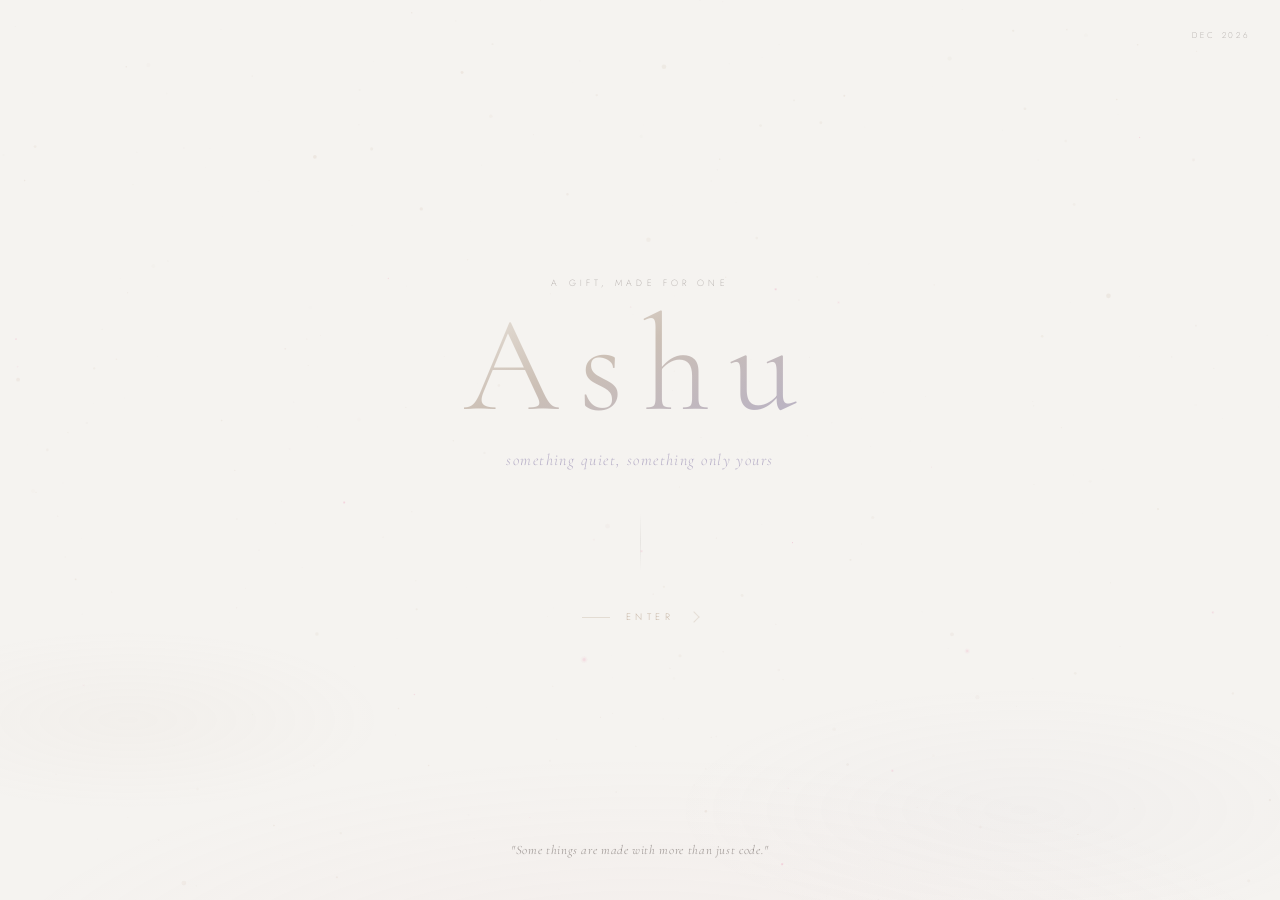
<file: index.html>
<!DOCTYPE html>
<html lang="en">
<head>
  <meta charset="UTF-8" />
  <meta name="viewport" content="width=device-width, initial-scale=1.0, viewport-fit=cover" />
  <title>For Ashu</title>
  <link rel="manifest" href="manifest.json" />
  <meta name="theme-color" content="#f5f3f0" />
  <meta name="apple-mobile-web-app-capable" content="yes" />
  <meta name="apple-mobile-web-app-status-bar-style" content="black-translucent" />
  <link rel="stylesheet" href="css/style.css" />
  <link rel="stylesheet" href="css/animations.css" />
  <style>
    /* ── Index-specific layout ── */
    html, body {
      overflow: hidden;
      height: 100%;
    }

    /* ── Stage ── */
    .stage {
      position: fixed; inset: 0;
      z-index: 10;
      display: flex;
      flex-direction: column;
      align-items: center;
      justify-content: center;
      padding: 0 2rem;
    }

    /* ── Eyebrow ── */
    .eyebrow {
      font-size: 0.56rem;
      font-weight: 200;
      letter-spacing: 0.46em;
      text-transform: uppercase;
      color: var(--text-dim);
      opacity: 0;
      animation: rise 1.6s var(--ease-out) 0.3s forwards;
    }

    /* ── Name ── */
    .name {
      font-family: var(--font-serif);
      font-weight: 300;
      font-size: clamp(5rem, 22vw, 8.5rem);
      letter-spacing: 0.14em;
      line-height: 1;
      margin-top: 0.55rem;
      background: linear-gradient(158deg, #eae4dc 0%, #ccc0b6 42%, #b6b0c6 100%);
      -webkit-background-clip: text;
      -webkit-text-fill-color: transparent;
      background-clip: text;
      opacity: 0;
      animation: rise 2.2s var(--ease-out) 0.6s forwards;
      user-select: none;
    }

    /* ── Tagline ── */
    .tagline {
      font-family: var(--font-serif);
      font-style: italic;
      font-weight: 300;
      font-size: clamp(0.82rem, 3.2vw, 1rem);
      color: var(--accent-lavender);
      letter-spacing: 0.09em;
      margin-top: 1rem;
      opacity: 0;
      animation: rise 2s var(--ease-out) 1s forwards;
    }

    /* ── Vertical rule ── */
    .v-rule {
      width: 1px;
      height: 56px;
      background: linear-gradient(to bottom, transparent, var(--line), transparent);
      margin: 2.8rem 0 2.5rem;
      opacity: 0;
      animation: rise 1.8s ease 1.4s forwards;
    }

    /* ── Enter button ── */
    .enter-btn {
      opacity: 0;
      animation: rise 1.8s var(--ease-out) 1.8s forwards;
    }

    /* ── Bottom verse ── */
    .verse {
      position: fixed;
      bottom: max(2.4rem, env(safe-area-inset-bottom, 2.4rem));
      left: 0; right: 0;
      text-align: center;
      font-family: var(--font-serif);
      font-style: italic;
      font-size: 0.8rem;
      color: var(--text-dim);
      letter-spacing: 0.05em;
      line-height: 1.7;
      opacity: 0;
      animation: rise 2s ease 2.5s forwards;
      z-index: 10;
      padding: 0 2rem;
    }

    /* ── Top corner date ── */
    .corner-date {
      position: fixed;
      top: max(1.8rem, env(safe-area-inset-top, 1.8rem));
      right: 1.8rem;
      font-size: 0.52rem;
      font-weight: 200;
      letter-spacing: 0.35em;
      text-transform: uppercase;
      color: var(--text-dim);
      opacity: 0;
      animation: fadein 2s ease 3s forwards;
      z-index: 10;
    }

    /* ── Horizontal hairlines flanking name ── */
    .name-row {
      display: flex;
      align-items: center;
      gap: 1.4rem;
      opacity: 0;
      animation: rise 2.2s var(--ease-out) 0.6s forwards;
    }

    .hair {
      flex: 1;
      max-width: 40px;
      height: 1px;
      background: linear-gradient(to right, transparent, var(--line));
    }
    .hair.right {
      background: linear-gradient(to left, transparent, var(--line));
    }
  </style>
</head>
<body>

  <!-- Star canvas -->
  <canvas id="sky-canvas"></canvas>

  <!-- Ambient light -->
  <div class="ambient-base"></div>

  <!-- Corner date -->
  <span class="corner-date" id="cornerDate"></span>

  <!-- Main stage -->
  <div class="stage">
    <span class="eyebrow">a gift, made for one</span>

    <div class="name-row">
      <span class="hair"></span>
      <h1 class="name" style="animation:none;opacity:1;">Ashu</h1>
      <span class="hair right"></span>
    </div>

    <span class="tagline">something quiet, something only yours</span>

    <div class="v-rule"></div>

    <button class="enter-btn" id="enterBtn" aria-label="Enter">
      <span class="btn-line"></span>
      <span class="btn-text">Enter</span>
      <span class="btn-arrow"></span>
    </button>
  </div>

  <!-- Bottom verse -->
  <p class="verse">
    "Some things are made with more than just code."
  </p>

  <!-- Starburst overlay -->
  <div id="starburst"></div>

  <!-- Page veil -->
  <div id="veil"></div>

  <script src="js/stars.js" defer></script>
  <script src="js/app.js" defer></script>
  <script src="js/pwa.js" defer></script>
  <script>
    // Star config for index — warm stars, pink shooting stars, no clouds
    window.SKY_CONFIG = {
      starCount:      'auto',
      starColor:      [228, 218, 208],
      shootingStars:  true,
      shootColor:     [240, 192, 208],
      shootGlow:      true,
      cloudLayer:     false,
      starBrightness: 0.62,
    };

    // Corner date
    document.addEventListener('DOMContentLoaded', () => {
      const d = new Date();
      const months = ['Jan','Feb','Mar','Apr','May','Jun',
                      'Jul','Aug','Sep','Oct','Nov','Dec'];
      document.getElementById('cornerDate').textContent =
        `${months[d.getMonth()]} ${d.getFullYear()}`;
    });

    // Enter button
    document.addEventListener('DOMContentLoaded', () => {
      document.getElementById('enterBtn').addEventListener('click', () => {
        window.navigateTo('password.html', 1100);
      });
    });
  </script>
</body>
</html>
</file>
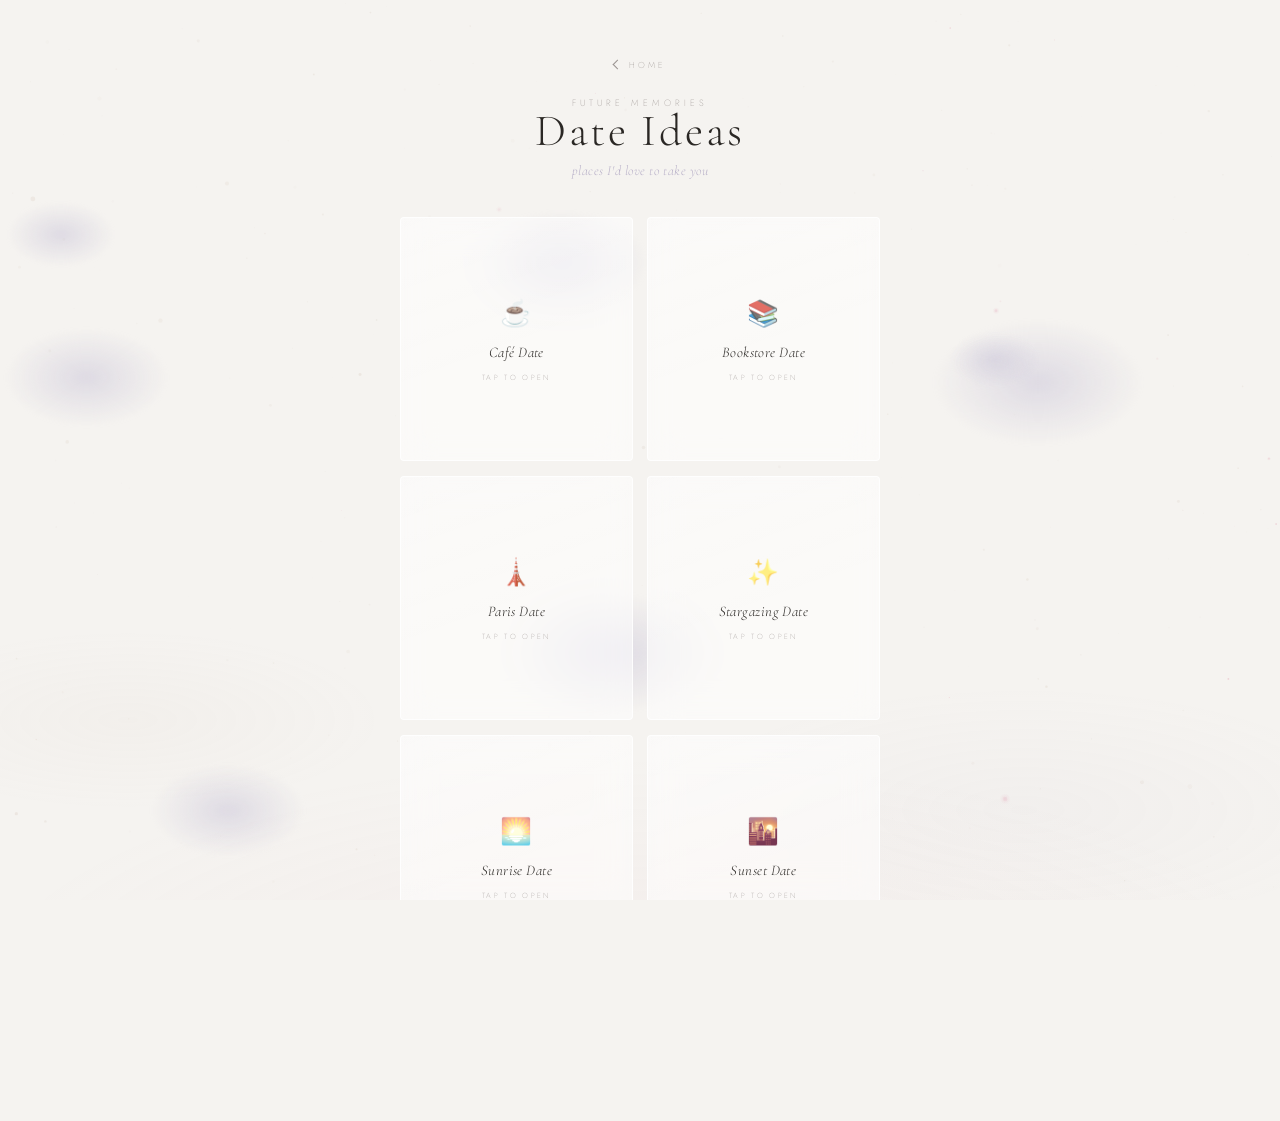
<file: dateideas.html>
<!DOCTYPE html>
<html lang="en">
<head>
<meta charset="UTF-8"/>
<meta name="viewport" content="width=device-width, initial-scale=1.0, viewport-fit=cover"/>
<title>Date Ideas — Ashu</title>
<link rel="manifest" href="manifest.json"/>
<meta name="theme-color" content="#f5f3f0"/>
<link rel="stylesheet" href="css/style.css"/>
<link rel="stylesheet" href="css/animations.css"/>
<style>
  /* ── dateideas-specific layout ── */
  html, body { overflow-x: hidden; }

  /* Floating fog particles */
  .fog-particle {
    position: fixed;
    border-radius: 50%;
    background: radial-gradient(ellipse, rgba(200,195,215,0.5) 0%, rgba(200,195,215,0) 70%);
    pointer-events: none;
    z-index: 1;
    filter: blur(2px);
  }

  /* page */
  .page {
    min-height: 100vh;
    padding: 3.2rem 1.4rem 3.5rem;
    display: flex;
    flex-direction: column;
    align-items: center;
  }

  /* header */
  .header { text-align: center; margin-bottom: 2.4rem; opacity:0; animation: rise 1.6s var(--ease-out) 0.2s forwards; }
  .back-btn {
    display: inline-flex; align-items:center; gap:0.5rem;
    background:none; border:none; cursor:pointer;
    color: var(--text-dim);
    font-size: 0.54rem; font-weight:200; letter-spacing:0.35em; text-transform:uppercase;
    margin-bottom: 1.6rem;
    transition: color 0.3s ease;
  }
  .back-btn:hover { color: var(--text-primary); }
  .back-arrow { width:7px; height:7px; border-left:1px solid currentColor; border-top:1px solid currentColor; transform:rotate(-45deg); }

  .title {
    font-family: var(--font-serif); font-weight:300;
    font-size: clamp(2.1rem, 8vw, 2.8rem);
    letter-spacing:0.06em; color: var(--text-primary); line-height:1;
  }
  .subtitle {
    font-family: var(--font-serif); font-style:italic; font-size:0.86rem;
    color: var(--accent-lavender); margin-top:0.5rem; letter-spacing:0.04em;
  }

  /* card grid */
  .card-grid {
    width: 100%;
    max-width: 480px;
    display: grid;
    grid-template-columns: 1fr 1fr;
    gap: 0.9rem;
  }

  .idea-card {
    position: relative;
    aspect-ratio: 1 / 1.05;
    border-radius: 4px;
    background: var(--bg-glass);
    border: 1px solid var(--glass-border);
    backdrop-filter: blur(16px) saturate(120%);
    -webkit-backdrop-filter: blur(16px) saturate(120%);
    display: flex;
    flex-direction: column;
    align-items: center;
    justify-content: center;
    gap: 0.7rem;
    padding: 1.2rem;
    cursor: pointer;
    overflow: hidden;
    opacity: 0;
    transform: translateY(20px);
    animation: cardRise 0.9s var(--ease-out) forwards;
    transition: transform 0.45s var(--ease-out), background 0.4s ease, border-color 0.4s ease, box-shadow 0.4s ease;
    will-change: transform;
  }
  .idea-card:nth-child(1) { animation-delay: 0.35s; }
  .idea-card:nth-child(2) { animation-delay: 0.45s; }
  .idea-card:nth-child(3) { animation-delay: 0.55s; }
  .idea-card:nth-child(4) { animation-delay: 0.65s; }
  .idea-card:nth-child(5) { animation-delay: 0.75s; }
  .idea-card:nth-child(6) { animation-delay: 0.85s; }

  .idea-card::before {
    content:'';
    position:absolute; inset:0;
    background: linear-gradient(160deg, rgba(255,255,255,0.05) 0%, transparent 55%);
    pointer-events:none;
  }

  .idea-card:hover {
    transform: translateY(-5px);
    background: var(--bg-glass-hover);
    border-color: rgba(201,184,168,0.25);
    box-shadow: 0 14px 36px rgba(0,0,0,0.35), 0 0 24px rgba(184,176,200,0.06);
  }
  .idea-card:active { transform: translateY(-2px) scale(0.98); }

  .card-icon {
    font-size: 1.6rem;
    opacity: 0.85;
    filter: grayscale(0.3) brightness(1.1);
    position: relative; z-index:1;
  }

  .card-label {
    font-family: var(--font-serif);
    font-style: italic;
    font-size: 0.92rem;
    color: var(--text-primary);
    letter-spacing: 0.03em;
    text-align: center;
    position: relative; z-index:1;
  }

  .card-hint {
    font-size: 0.46rem;
    font-weight: 200;
    letter-spacing: 0.32em;
    text-transform: uppercase;
    color: var(--text-dim);
    position: relative; z-index:1;
    transition: color 0.3s ease;
  }
  .idea-card:hover .card-hint { color: var(--accent-warm); }

  /* footer note */
  .footer-note {
    margin-top: 2.6rem;
    font-family: var(--font-serif);
    font-style: italic;
    font-size: 0.8rem;
    color: var(--text-dim);
    text-align: center;
    max-width: 320px;
    line-height: 1.7;
    opacity: 0;
    animation: rise 1.8s ease 1.1s forwards;
  }

  /* modal */
  .dateideas-modal-overlay {
    position: fixed; inset:0; z-index: 800;
    display: flex; align-items:flex-end; justify-content:center;
    background: rgba(6,6,10,0.72);
    backdrop-filter: blur(10px);
    -webkit-backdrop-filter: blur(10px);
    opacity: 0;
    pointer-events: none;
    transition: opacity 0.4s var(--ease-soft);
  }
  .dateideas-modal-overlay.open { opacity:1; pointer-events:all; }

  .dateideas-modal-box {
    width: 100%;
    max-width: 480px;
    max-height: 88vh;
    background: rgba(16,15,20,0.88);
    border: 1px solid rgba(255,255,255,0.09);
    border-radius: 18px 18px 0 0;
    backdrop-filter: blur(24px) saturate(130%);
    -webkit-backdrop-filter: blur(24px) saturate(130%);
    padding: 1.6rem 1.5rem 2.2rem;
    overflow-y: auto;
    transform: translateY(100%) scale(0.98);
    transition: transform 0.5s var(--ease-out);
    box-shadow: 0 -20px 60px rgba(0,0,0,0.5);
  }
  .dateideas-modal-overlay.open .dateideas-modal-box { transform: translateY(0) scale(1); }

  .modal-handle {
    width: 36px; height: 3px;
    background: rgba(255,255,255,0.18);
    border-radius: 999px;
    margin: 0 auto 1.4rem;
  }

  .modal-header {
    display: flex;
    align-items: flex-start;
    justify-content: space-between;
    margin-bottom: 0.4rem;
  }

  .modal-icon { font-size: 1.5rem; opacity:0.85; filter: grayscale(0.3) brightness(1.1); }

  .modal-close {
    width: 30px; height: 30px;
    border-radius: 50%;
    background: rgba(255,255,255,0.05);
    border: 1px solid rgba(255,255,255,0.1);
    display: flex; align-items:center; justify-content:center;
    cursor: pointer;
    color: var(--text-dim);
    transition: background 0.3s ease, color 0.3s ease, transform 0.2s ease;
    flex-shrink: 0;
  }
  .modal-close:hover { background: rgba(255,255,255,0.1); color: var(--text-primary); }
  .modal-close:active { transform: scale(0.9); }

  .modal-title {
    font-family: var(--font-serif);
    font-weight: 300;
    font-size: 1.7rem;
    color: var(--text-primary);
    letter-spacing: 0.04em;
    margin-top: 0.6rem;
  }

  .modal-note {
    font-family: var(--font-serif);
    font-style: italic;
    font-size: 0.92rem;
    color: var(--accent-lavender);
    line-height: 1.75;
    letter-spacing: 0.02em;
    margin-top: 0.8rem;
    margin-bottom: 1.6rem;
    white-space: pre-line;
  }

  /* image grid */
  .img-grid {
    display: grid;
    grid-template-columns: 1fr 1fr;
    gap: 0.55rem;
    margin-bottom: 1.8rem;
  }
  .img-cell {
    aspect-ratio: 1 / 1;
    border-radius: 6px;
    overflow: hidden;
    background: rgba(255,255,255,0.04);
    border: 1px solid rgba(255,255,255,0.06);
    position: relative;
  }
  .img-cell img {
    width: 100%; height: 100%;
    object-fit: cover;
    display: block;
    opacity: 0;
    transition: opacity 0.5s ease;
  }
  .img-cell img.loaded { opacity: 1; }
  .img-cell .ph {
    position:absolute; inset:0;
    display:flex; align-items:center; justify-content:center;
    font-size: 0.46rem; letter-spacing:0.15em; text-transform:uppercase;
    color: var(--text-dim);
    background: linear-gradient(135deg, rgba(255,255,255,0.03), rgba(255,255,255,0.01));
  }

  /* ask button */
  .ask-btn {
    width: 100%;
    padding: 1rem;
    border-radius: 8px;
    background: linear-gradient(135deg, rgba(201,184,168,0.12) 0%, rgba(184,176,200,0.08) 100%);
    border: 1px solid rgba(201,184,168,0.25);
    color: #ffffff;
    font-family: var(--font-sans);
    font-size: 0.62rem;
    font-weight: 300;
    letter-spacing: 0.18em;
    text-transform: uppercase;
    cursor: pointer;
    transition: background 0.35s ease, border-color 0.35s ease, transform 0.2s ease, box-shadow 0.35s ease;
    position: relative;
    overflow: hidden;
  }
  .ask-btn:hover {
    background: linear-gradient(135deg, rgba(201,184,168,0.2) 0%, rgba(184,176,200,0.14) 100%);
    border-color: rgba(201,184,168,0.4);
    box-shadow: 0 0 24px rgba(201,184,168,0.12);
  }
  .ask-btn:active { transform: scale(0.97); }

  /* confirm toast */
  .confirm-toast {
    text-align: center;
    font-family: var(--font-serif);
    font-style: italic;
    font-size: 0.88rem;
    color: var(--accent-warm);
    margin-top: 0.9rem;
    opacity: 0;
    transform: translateY(6px);
    transition: opacity 0.4s ease, transform 0.4s ease;
    height: 0;
    overflow: hidden;
  }
  .confirm-toast.show {
    opacity: 1;
    transform: translateY(0);
    height: auto;
  }

  @keyframes cardRise {
    from { opacity:0; transform:translateY(20px); }
    to   { opacity:1; transform:translateY(0); }
  }
</style>
</head>
<body>

<canvas id="sky-canvas"></canvas>
<div class="ambient-base"></div>
<div id="fogContainer"></div>

<div class="page">

  <div class="header">
    <button class="back-btn" onclick="window.navigateTo('home.html')">
      <span class="back-arrow"></span><span>Home</span>
    </button>
    <div class="eyebrow">future memories</div>
    <h1 class="title">Date Ideas</h1>
    <p class="subtitle">places I'd love to take you</p>
  </div>

  <div class="card-grid" id="cardGrid"></div>

  <p class="footer-note">"Some of these are just dreams for now. But I'd like to make every one of them real, with you."</p>

</div>

<!-- Modal -->
<div class="dateideas-modal-overlay" id="modalOverlay">
  <div class="dateideas-modal-box">
    <div class="modal-handle"></div>
    <div class="modal-header">
      <div>
        <span class="modal-icon" id="modalIcon"></span>
        <h2 class="modal-title" id="modalTitle"></h2>
      </div>
      <button class="modal-close" id="modalClose" aria-label="Close">
        <svg width="13" height="13" viewBox="0 0 13 13"><path d="M1 1L12 12M12 1L1 12" stroke="currentColor" stroke-width="1.2" stroke-linecap="round"/></svg>
      </button>
    </div>
    <p class="modal-note" id="modalNote"></p>
    <div class="img-grid" id="modalImgGrid"></div>
    <button class="ask-btn" id="askBtn">Would you go on this date with me?</button>
    <p class="confirm-toast" id="confirmToast">I'll remember that ❤</p>
  </div>
</div>

<div id="starburst"></div>
<div id="veil"></div>

<script src="js/stars.js" defer></script>
<script src="js/app.js" defer></script>
<script src="js/pwa.js" defer></script>
<script src="js/dateideas.js" defer></script>
<script>
  window.SKY_CONFIG = {
    starCount:      'auto',
    starColor:      [225, 215, 205],
    shootingStars:  true,
    shootColor:     [232, 180, 192],
    shootGlow:      true,
    cloudLayer:     false,
    starBrightness: 0.55,
  };
</script>
</body>
  </html>
</file>
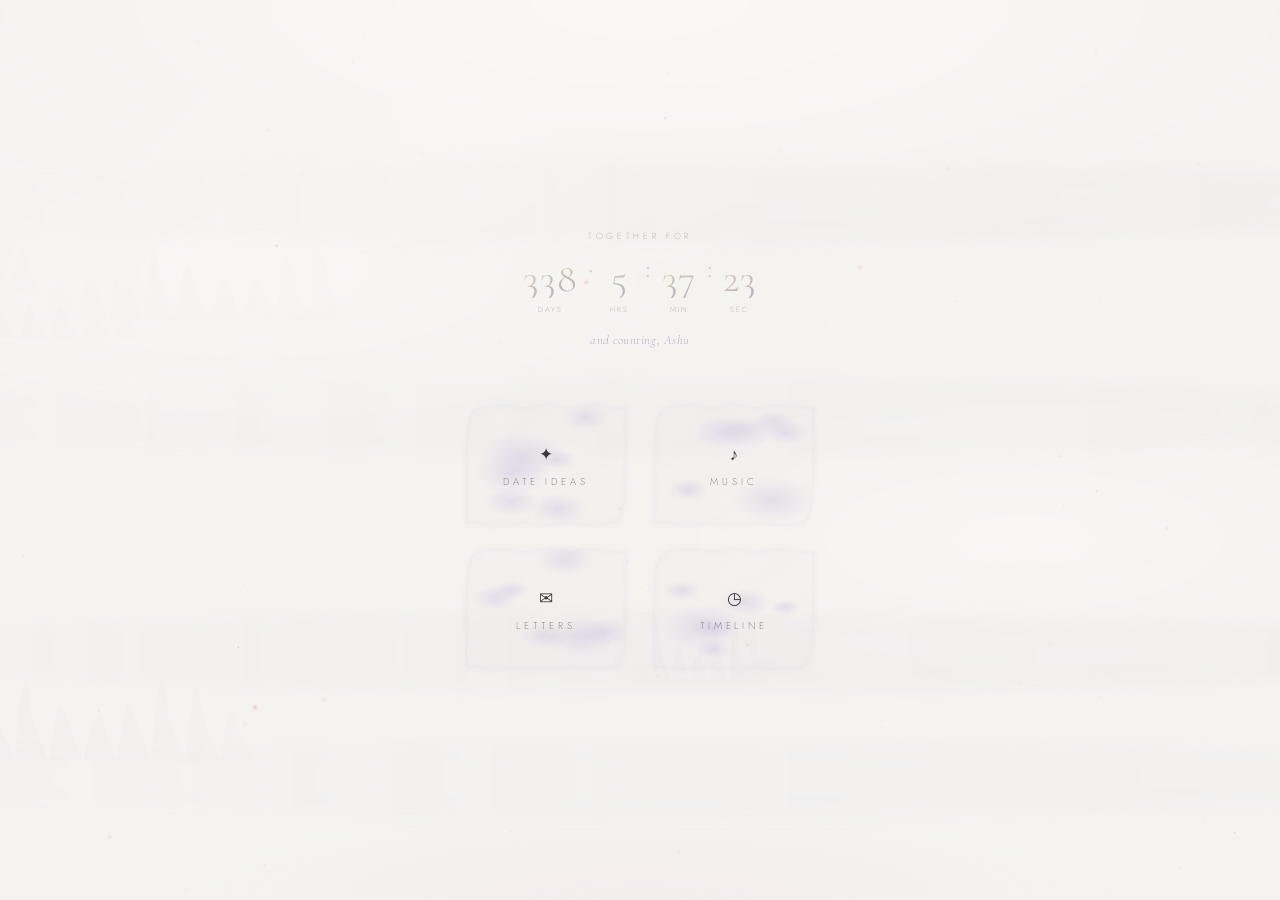
<file: home.html>
<!DOCTYPE html>
<html lang="en">
<head>
  <meta charset="UTF-8"/>
  <meta name="viewport" content="width=device-width, initial-scale=1.0, viewport-fit=cover"/>
  <title>Home — Ashu</title>
  <link rel="manifest" href="manifest.json"/>
  <meta name="theme-color" content="#f5f3f0"/>
  <link rel="stylesheet" href="css/style.css"/>
  <link rel="stylesheet" href="css/animations.css"/>
  <style>
    /* ── home.html layout ── */
    html, body { overflow: hidden; }

    .page {
      min-height: 100vh;
      display: flex;
      flex-direction: column;
      align-items: center;
      justify-content: center;
      padding: 2.4rem 1.5rem 2.2rem;
    }

    /* ══ Counter section (top, focal point) ══ */
    .counter-section {
      display: flex;
      flex-direction: column;
      align-items: center;
      margin-bottom: clamp(2.4rem, 6vh, 3.6rem);
      opacity: 0;
      animation: rise 1.8s var(--ease-out) 0.3s forwards;
    }

    .counter-eyebrow {
      font-size: 0.55rem;
      font-weight: 200;
      letter-spacing: 0.42em;
      text-transform: uppercase;
      color: var(--text-dim);
      margin-bottom: 1rem;
    }

    .counter-row {
      display: flex;
      align-items: baseline;
      gap: 0.65rem;
    }

    .counter-unit {
      display: flex;
      flex-direction: column;
      align-items: center;
      gap: 0.35rem;
    }

    .counter-digit {
      font-family: var(--font-serif);
      font-weight: 300;
      font-size: clamp(1.7rem, 7.5vw, 2.5rem);
      letter-spacing: 0.02em;
      line-height: 1;
      background: linear-gradient(160deg, #eae4dc 0%, #c8bdb4 55%, #b6b0c6 100%);
      -webkit-background-clip: text;
      -webkit-text-fill-color: transparent;
      background-clip: text;
      min-width: 1.6ch;
      text-align: center;
    }

    .counter-label {
      font-size: 0.46rem;
      font-weight: 200;
      letter-spacing: 0.3em;
      text-transform: uppercase;
      color: var(--text-dim);
    }

    .counter-colon {
      font-family: var(--font-serif);
      font-weight: 300;
      font-size: clamp(1.3rem, 5vw, 1.8rem);
      color: var(--text-dim);
      opacity: 0.4;
      transform: translateY(-0.5em);
    }

    .counter-caption {
      margin-top: 1.1rem;
      font-family: var(--font-serif);
      font-style: italic;
      font-size: 0.8rem;
      color: var(--accent-lavender);
      letter-spacing: 0.04em;
    }

    /* ══ Card grid (2x2) ══ */
    .nav-grid {
      display: grid;
      grid-template-columns: 1fr 1fr;
      grid-template-rows: 1fr 1fr;
      gap: 1rem;
      width: 100%;
      max-width: 360px;
      opacity: 0;
      animation: rise 1.8s var(--ease-out) 0.7s forwards;
    }

    .nav-cell {
      aspect-ratio: 1.35 / 1;
    }

    /* cloud-btn already styled in style.css; extend it here */
    .nav-cell .cloud-btn {
      width: 100%;
      height: 100%;
      padding: 0;
    }

    .nav-cell .cloud-btn-inner {
      flex-direction: column;
      gap: 0.5rem;
    }

    .nav-icon {
      font-size: 1.05rem;
      opacity: 0.75;
      filter: grayscale(0.4) brightness(1.1);
    }

    /* ══ Surprise section (hidden until unlocked) ══ */
    .surprise-wrap {
      margin-top: 0;
      max-height: 0;
      opacity: 0;
      overflow: hidden;
      display: flex;
      justify-content: center;
      transition: max-height 0.8s var(--ease-out), opacity 0.7s ease, margin-top 0.8s var(--ease-out);
    }

    .surprise-wrap.unlocked {
      margin-top: 1.7rem;
      max-height: 160px;
      opacity: 1;
    }

    .surprise-cell {
      width: 128px;
      aspect-ratio: 1 / 1;
    }

    .surprise-cell .cloud-btn {
      width: 100%;
      height: 100%;
      padding: 0;
    }

    .surprise-cell .cloud-btn-label {
      font-size: 0.54rem;
    }

    .surprise-cell .nav-icon {
      font-size: 0.95rem;
    }

    /* gentle glow pulse to draw attention once unlocked */
    .surprise-cell.pulse .cloud-btn {
      animation: surprisePulse 2.4s ease-in-out infinite;
    }
    @keyframes surprisePulse {
      0%, 100% { filter: drop-shadow(0 0 0 rgba(232,180,192,0)); }
      50%      { filter: drop-shadow(0 0 14px rgba(232,180,192,0.35)); }
    }

    /* checkmark badge on opened cards */
    .nav-cell.opened .cloud-btn::after {
      content: '';
    }
    .opened-dot {
      position: absolute;
      top: 8px; right: 10px;
      width: 5px; height: 5px;
      border-radius: 50%;
      background: var(--accent-pink);
      opacity: 0;
      box-shadow: 0 0 8px rgba(232,180,192,0.7);
      transition: opacity 0.4s ease;
      z-index: 3;
    }
    .nav-cell.opened .opened-dot { opacity: 1; }
  </style>
</head>
<body>

<canvas id="sky-canvas"></canvas>
<div class="ambient-cloud"></div>
<div id="fog-layer" style="position:fixed; inset:0; z-index:2; pointer-events:none; overflow:hidden;"></div>

<div class="page">

  <!-- Counter -->
  <div class="counter-section">
    <span class="counter-eyebrow">together for</span>
    <div class="counter-row">
      <div class="counter-unit">
        <span class="counter-digit" id="c-days">0</span>
        <span class="counter-label">days</span>
      </div>
      <span class="counter-colon">·</span>
      <div class="counter-unit">
        <span class="counter-digit" id="c-hours">00</span>
        <span class="counter-label">hrs</span>
      </div>
      <span class="counter-colon">:</span>
      <div class="counter-unit">
        <span class="counter-digit" id="c-minutes">00</span>
        <span class="counter-label">min</span>
      </div>
      <span class="counter-colon">:</span>
      <div class="counter-unit">
        <span class="counter-digit" id="c-seconds">00</span>
        <span class="counter-label">sec</span>
      </div>
    </div>
    <p class="counter-caption">and counting, Ashu</p>
  </div>

  <!-- Nav grid 2x2 -->
  <div class="nav-grid">
    <div class="nav-cell" data-target="dateideas.html" data-key="dateideas">
      <div class="opened-dot"></div>
      <button class="cloud-btn">
        <div class="cloud-btn-inner">
          <span class="nav-icon">✦</span>
          <span class="cloud-btn-label">Date Ideas</span>
        </div>
      </button>
    </div>

    <div class="nav-cell" data-target="music.html" data-key="music">
      <div class="opened-dot"></div>
      <button class="cloud-btn">
        <div class="cloud-btn-inner">
          <span class="nav-icon">♪</span>
          <span class="cloud-btn-label">Music</span>
        </div>
      </button>
    </div>

    <div class="nav-cell" data-target="letters.html" data-key="letters">
      <div class="opened-dot"></div>
      <button class="cloud-btn">
        <div class="cloud-btn-inner">
          <span class="nav-icon">✉</span>
          <span class="cloud-btn-label">Letters</span>
        </div>
      </button>
    </div>

    <div class="nav-cell" data-target="timeline.html" data-key="timeline">
      <div class="opened-dot"></div>
      <button class="cloud-btn">
        <div class="cloud-btn-inner">
          <span class="nav-icon">◷</span>
          <span class="cloud-btn-label">Timeline</span>
        </div>
      </button>
    </div>
  </div>

  <!-- Surprise (hidden until all 4 opened) -->
  <div class="surprise-wrap" id="surpriseWrap">
    <div class="surprise-cell pulse" data-target="surprise.html" data-key="surprise">
      <button class="cloud-btn">
        <div class="cloud-btn-inner">
          <span class="nav-icon">✧</span>
          <span class="cloud-btn-label">Surprise</span>
        </div>
      </button>
    </div>
  </div>

</div>

<div id="starburst"></div>
<div id="veil"></div>

<script src="js/stars.js" defer></script>
<script src="js/app.js" defer></script>
<script src="js/pwa.js" defer></script>
<script src="js/counter.js" defer></script>
<script src="js/home.js" defer></script>
<script>
  window.SKY_CONFIG = {
    starCount:      'auto',
    starColor:      [222, 212, 202],
    shootingStars:  true,
    shootColor:     [232, 180, 192],
    shootGlow:      true,
    cloudLayer:     true,
    cloudOpacity:   0.08,
    starBrightness: 0.5,
  };
</script>
</body>
</html>
</file>
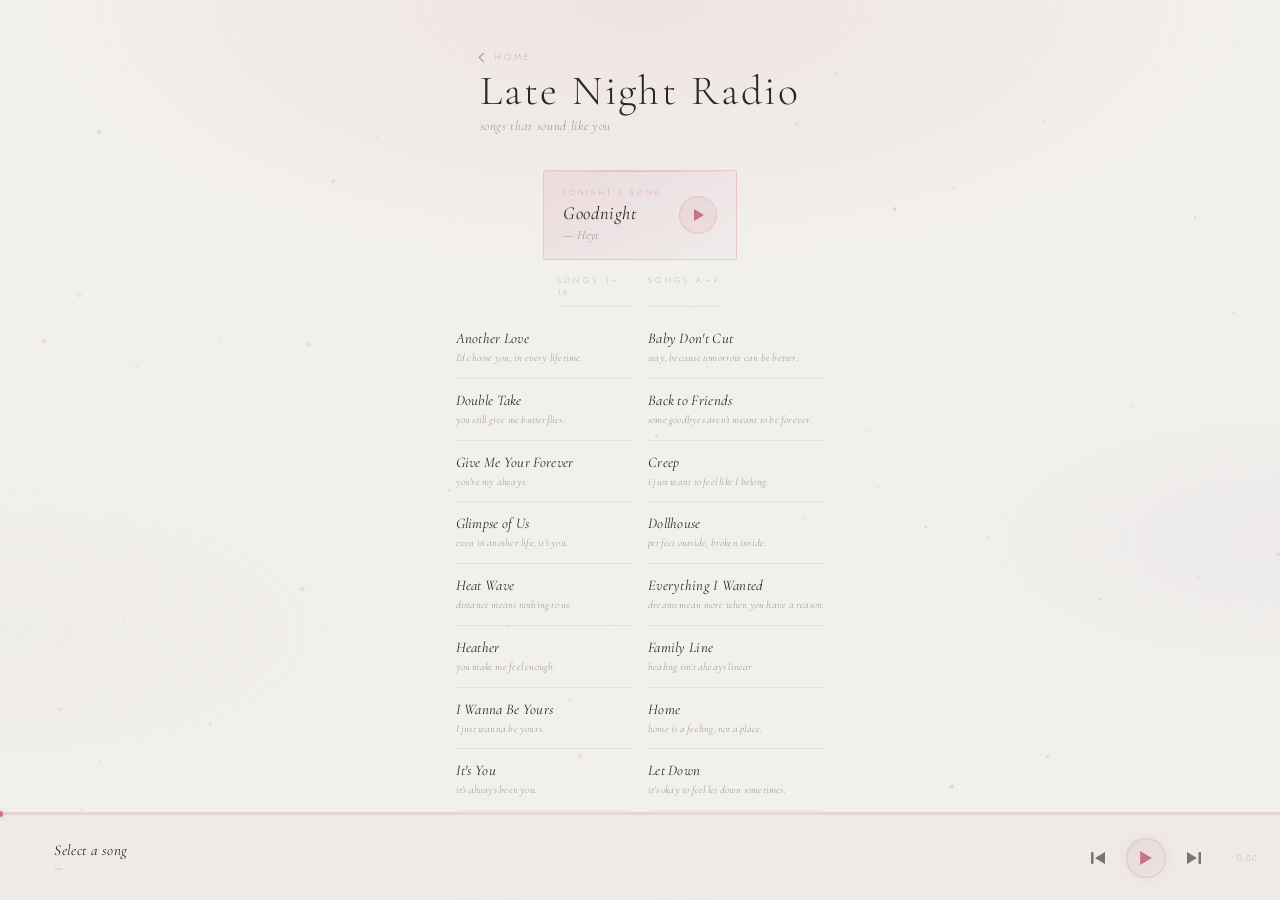
<file: music.html>
<!DOCTYPE html>
<html lang="en">
<head>
  <meta charset="UTF-8"/>
  <meta name="viewport" content="width=device-width, initial-scale=1.0, viewport-fit=cover"/>
  <title>Music — Ashu</title>
  <link rel="manifest" href="manifest.json"/>
  <meta name="theme-color" content="#f2f0ed"/>
  <link rel="stylesheet" href="css/style.css"/>
  <link rel="stylesheet" href="css/animations.css"/>
  <style>
    /* ── music.html overrides: light warm-white/grey theme ── */
    html, body {
      overflow: hidden;
      background: #f2f0ed;
    }

    :root {
      --music-bg:        #f2f0ed;
      --music-surface:   rgba(200,196,192,0.18);
      --music-border:    rgba(180,175,170,0.25);
      --music-text:      #2a2724;
      --music-text-dim:  #9a9390;
      --music-text-mid:  #7a7370;
      --music-pink:      #d88da3;
      --music-pink-soft: #c97389;
      --music-line:      rgba(160,155,150,0.18);
      --player-h:        88px;
    }

    body { background: var(--music-bg); }

    /* override shared ambient layer for light theme */
    .ambient-base {
      background:
        radial-gradient(ellipse 80% 50% at 50% 0%,  rgba(216,141,163,0.12) 0%, transparent 60%),
        radial-gradient(ellipse 50% 30% at 100% 60%, rgba(184,176,200,0.09) 0%, transparent 50%),
        radial-gradient(ellipse 60% 35% at 0% 70%,   rgba(200,190,180,0.07) 0%, transparent 50%);
    }

    /* ── Page ── */
    .page {
      position: fixed; inset: 0; z-index: 10;
      display: flex; flex-direction: column;
      overflow: hidden;
    }

    /* ── Header ── */
    .m-header {
      flex-shrink: 0;
      padding: 3.2rem 1.6rem 0;
      opacity: 0;
      animation: rise 1.6s var(--ease-out) 0.3s forwards;
    }

    .back-btn {
      display: flex; align-items:center; gap:0.5rem;
      background:none; border:none; cursor:pointer;
      color: var(--music-text-dim);
      font-size: 0.54rem; font-weight:200; letter-spacing:0.35em; text-transform:uppercase;
      margin-bottom: 0.5rem;
      transition: color 0.3s ease;
    }
    .back-btn:hover { color: var(--music-text); }
    .back-arrow { width:7px; height:7px; border-left:1px solid currentColor; border-top:1px solid currentColor; transform:rotate(-45deg); }

    .m-title {
      font-family: var(--font-serif); font-weight:300;
      font-size: clamp(1.9rem, 7vw, 2.6rem);
      letter-spacing:0.06em; color: var(--music-text); line-height:1;
    }
    .m-sub {
      font-family: var(--font-serif); font-style:italic; font-size:0.82rem;
      color: var(--music-text-dim); margin-top:0.3rem; letter-spacing:0.05em;
    }

    .h-rule {
      height: 1px;
      background: linear-gradient(to right, var(--music-line), transparent);
      margin: 1.2rem 1.6rem 0;
      opacity: 0;
      animation: rise 1.4s ease 0.55s forwards;
    }

    /* ── Top song banner ── */
    .top-song {
      flex-shrink: 0;
      margin: 1rem 1.6rem 0;
      padding: 1rem 1.2rem;
      background: linear-gradient(135deg, rgba(216,141,163,0.18) 0%, rgba(220,215,225,0.12) 100%);
      border: 1px solid rgba(216,141,163,0.32);
      border-radius: 3px;
      display: flex; align-items:center; gap:1rem;
      cursor: pointer;
      transition: background 0.3s ease, border-color 0.3s ease;
      opacity: 0;
      animation: rise 1.6s var(--ease-out) 0.65s forwards;
      position: relative;
      overflow: hidden;
    }
    .top-song::before {
      content:''; position:absolute; top:0; left:0; right:0; height:1px;
      background: linear-gradient(to right, transparent, rgba(216,141,163,0.5), transparent);
    }
    .top-song:hover { background: linear-gradient(135deg, rgba(216,141,163,0.26) 0%, rgba(220,215,225,0.18) 100%); border-color: rgba(216,141,163,0.45); }
    .top-song.playing { border-color: rgba(216,141,163,0.5); }

    .top-song-badge {
      font-size:0.46rem; font-weight:200; letter-spacing:0.4em; text-transform:uppercase;
      color: var(--music-pink-soft); margin-bottom:0.25rem; display:block;
    }
    .top-song-name {
      font-family: var(--font-serif); font-weight:400; font-style:italic;
      font-size:1.15rem; color: var(--music-text); letter-spacing:0.03em; line-height:1.2;
    }
    .top-song-note {
      font-family: var(--font-serif); font-style:italic; font-size:0.78rem;
      color: var(--music-text-dim); margin-top:0.2rem; letter-spacing:0.03em;
    }

    .top-song-play {
      margin-left:auto; flex-shrink:0; width:38px; height:38px; border-radius:50%;
      background: rgba(216,141,163,0.14);
      border: 1px solid rgba(216,141,163,0.32);
      display:flex; align-items:center; justify-content:center;
      transition: background 0.3s ease, box-shadow 0.3s ease;
    }
    .top-song:hover .top-song-play,
    .top-song.playing .top-song-play {
      background: rgba(216,141,163,0.24);
      box-shadow: 0 0 16px rgba(216,141,163,0.22);
    }
    .play-icon { width:10px; height:12px; fill: var(--music-pink-soft); margin-left:2px; }
    .pause-icon { display:none; }
    .top-song.playing .play-icon { display:none; }
    .top-song.playing .pause-icon { display:block; }

    /* ── Column labels ── */
    .cols-label {
      flex-shrink:0; display:flex; padding:0.9rem 1.6rem 0; gap:1rem;
      opacity:0; animation: rise 1.4s ease 0.8s forwards;
    }
    .col-head {
      flex:1; font-size:0.5rem; font-weight:200; letter-spacing:0.42em; text-transform:uppercase;
      color: var(--music-text-dim); padding-bottom:0.5rem;
      border-bottom: 1px solid var(--music-line);
    }

    /* ── List ── */
    .list-wrap {
      flex:1; overflow-y:auto; overflow-x:hidden;
      padding: 0 1.6rem; padding-bottom: calc(var(--player-h) + 1.5rem);
      -webkit-overflow-scrolling: touch;
      scrollbar-width: none;
      opacity:0; animation: rise 1.6s var(--ease-out) 0.9s forwards;
    }
    .list-wrap::-webkit-scrollbar { display:none; }

    .two-col {
      display: grid; grid-template-columns: 1fr 1fr; gap: 0 1rem;
      padding-top: 0.6rem;
    }

    .song-row {
      display:flex; flex-direction:column; padding:0.75rem 0;
      border-bottom: 1px solid var(--music-line);
      cursor:pointer; transition: background 0.2s ease; border-radius:2px;
      position: relative;
    }
    .song-row:active { background: rgba(216,141,163,0.1); }
    .song-row.playing .song-name { color: var(--music-pink-soft); }
    .song-row.playing .song-note { color: rgba(216,141,163,0.65); }
    .song-row.playing::before {
      content:''; position:absolute; left:-8px; top:50%;
      transform: translateY(-50%);
      width:2px; height:60%;
      background: var(--music-pink);
      border-radius: 999px;
    }

    .song-name {
      font-family: var(--font-serif); font-weight:400; font-style:italic;
      font-size:0.92rem; color: var(--music-text); letter-spacing:0.02em; line-height:1.3;
      transition: color 0.25s ease;
    }
    .song-note {
      font-family: var(--font-serif); font-style:italic; font-size:0.66rem;
      color: var(--music-text-dim); margin-top:0.18rem; letter-spacing:0.02em; line-height:1.4;
      transition: color 0.25s ease;
    }

    /* ── Mini player ── */
    .player {
      position: fixed; bottom:0; left:0; right:0;
      height: var(--player-h); z-index:100;
      background: rgba(238,235,230,0.96);
      border-top: 1px solid rgba(216,141,163,0.28);
      backdrop-filter: blur(20px);
      -webkit-backdrop-filter: blur(20px);
      display:flex; flex-direction:column;
      padding: 0 1.4rem;
      padding-bottom: env(safe-area-inset-bottom, 0);
    }

    .progress-wrap {
      height:2px; background: rgba(180,175,170,0.25);
      cursor:pointer; position:relative; margin:0 -1.4rem; flex-shrink:0;
    }
    .progress-fill {
      height:100%;
      background: linear-gradient(to right, rgba(216,141,163,0.75), var(--music-pink-soft));
      width:0%; transition: width 0.3s linear; position:relative;
    }
    .progress-fill::after {
      content:''; position:absolute; right:-3px; top:50%; transform:translateY(-50%);
      width:6px; height:6px; border-radius:50%;
      background: var(--music-pink-soft);
      box-shadow: 0 0 6px rgba(216,141,163,0.7);
    }

    .player-row { flex:1; display:flex; align-items:center; gap:1rem; }
    .player-info { flex:1; min-width:0; }
    .player-name {
      font-family: var(--font-serif); font-weight:400; font-style:italic;
      font-size:0.95rem; color: var(--music-text); letter-spacing:0.02em;
      white-space:nowrap; overflow:hidden; text-overflow:ellipsis;
    }
    .player-note {
      font-family: var(--font-serif); font-style:italic; font-size:0.65rem;
      color: var(--music-text-dim); margin-top:0.1rem;
      white-space:nowrap; overflow:hidden; text-overflow:ellipsis;
    }

    .player-controls { display:flex; align-items:center; gap:1rem; flex-shrink:0; }
    .ctrl-btn {
      background:none; border:none; cursor:pointer; color: var(--music-text-mid);
      display:flex; align-items:center; justify-content:center;
      transition: color 0.25s ease, transform 0.2s ease; padding:4px;
    }
    .ctrl-btn:hover { color: var(--music-pink-soft); }
    .ctrl-btn:active { transform: scale(0.88); }

    .ctrl-play {
      width:40px; height:40px; border-radius:50%;
      background: linear-gradient(135deg, rgba(216,141,163,0.2) 0%, rgba(184,176,200,0.12) 100%);
      border: 1px solid rgba(216,141,163,0.32);
      color: var(--music-pink-soft);
      box-shadow: 0 0 14px rgba(216,141,163,0.18);
      transition: background 0.3s ease, box-shadow 0.3s ease, transform 0.2s ease;
    }
    .ctrl-play:hover {
      background: linear-gradient(135deg, rgba(216,141,163,0.3) 0%, rgba(184,176,200,0.2) 100%);
      box-shadow: 0 0 22px rgba(216,141,163,0.3);
    }
    .ctrl-play:active { transform: scale(0.9); }

    .player-time {
      font-size:0.52rem; font-weight:200; letter-spacing:0.08em;
      color: var(--music-text-dim); flex-shrink:0; min-width:36px; text-align:right;
    }

    .eq { display:flex; align-items:flex-end; gap:2px; height:14px; flex-shrink:0; }
    .eq-bar {
      width:2.5px; background: var(--music-pink); border-radius:1px;
      animation: eqBounce 0.8s ease-in-out infinite; opacity:0;
    }
    .eq-bar:nth-child(1){animation-delay:0s; --h:6px;}
    .eq-bar:nth-child(2){animation-delay:0.15s; --h:12px;}
    .eq-bar:nth-child(3){animation-delay:0.3s; --h:8px;}
    .eq-bar:nth-child(4){animation-delay:0.1s; --h:10px;}
    .eq-bar.active { opacity:1; }

    @keyframes eqBounce { 0%,100%{height:3px;} 50%{height:var(--h);} }
  </style>
</head>
<body>

<canvas id="sky-canvas"></canvas>
<div class="ambient-base"></div>

<div class="page">

  <div class="m-header">
    <button class="back-btn" onclick="window.navigateTo('home.html')">
      <span class="back-arrow"></span><span>Home</span>
    </button>
    <h1 class="m-title">Late Night Radio</h1>
    <p class="m-sub">songs that sound like you</p>
  </div>

  <div class="h-rule"></div>

  <div class="top-song" id="topSong">
    <div style="flex:1;min-width:0;">
      <span class="top-song-badge">Tonight's Song</span>
      <div class="top-song-name">Goodnight</div>
      <div class="top-song-note">— Heyt</div>
    </div>
    <div class="top-song-play">
      <svg class="play-icon" viewBox="0 0 10 12"><polygon points="0,0 10,6 0,12"/></svg>
      <svg class="pause-icon" width="10" height="12" viewBox="0 0 10 12" fill="none">
        <rect x="0" y="0" width="3.5" height="12" rx="1" fill="currentColor"/>
        <rect x="6.5" y="0" width="3.5" height="12" rx="1" fill="currentColor"/>
      </svg>
    </div>
  </div>

  <div class="cols-label">
    <div class="col-head">Songs 1–16</div>
    <div class="col-head">Songs a–p</div>
  </div>

  <div class="list-wrap">
    <div class="two-col" id="songGrid"></div>
  </div>

</div>

<div class="player" id="player">
  <div class="progress-wrap" id="progressWrap">
    <div class="progress-fill" id="progressFill"></div>
  </div>
  <div class="player-row">
    <div class="eq" id="eq">
      <div class="eq-bar"></div><div class="eq-bar"></div><div class="eq-bar"></div><div class="eq-bar"></div>
    </div>
    <div class="player-info">
      <div class="player-name" id="pName">Select a song</div>
      <div class="player-note" id="pNote">—</div>
    </div>
    <div class="player-controls">
      <button class="ctrl-btn" id="prevBtn" title="Previous">
        <svg width="16" height="16" viewBox="0 0 16 16" fill="currentColor">
          <polygon points="15,2 5,8 15,14"/><rect x="1" y="2" width="2.5" height="12" rx="1"/>
        </svg>
      </button>
      <button class="ctrl-btn ctrl-play" id="playBtn" title="Play/Pause">
        <svg id="playIcon" width="12" height="14" viewBox="0 0 10 12" fill="currentColor"><polygon points="0,0 10,6 0,12"/></svg>
        <svg id="pauseIcon" style="display:none" width="12" height="14" viewBox="0 0 10 12" fill="none">
          <rect x="0" y="0" width="3.5" height="12" rx="1" fill="currentColor"/>
          <rect x="6.5" y="0" width="3.5" height="12" rx="1" fill="currentColor"/>
        </svg>
      </button>
      <button class="ctrl-btn" id="nextBtn" title="Next">
        <svg width="16" height="16" viewBox="0 0 16 16" fill="currentColor">
          <polygon points="1,2 11,8 1,14"/><rect x="12.5" y="2" width="2.5" height="12" rx="1"/>
        </svg>
      </button>
    </div>
    <div class="player-time" id="pTime">0:00</div>
  </div>
</div>

<div id="veil"></div>

<script src="js/stars.js" defer></script>
<script src="js/app.js"></script>
<script src="js/pwa.js" defer></script>
<script src="js/music.js" defer></script>
<script>
  // Light theme star config for music page
  window.SKY_CONFIG = {
    starCount:      'auto',
    starColor:      [160, 150, 145],
    shootingStars:  true,
    shootColor:     [216, 141, 163],
    shootGlow:      true,
    cloudLayer:     false,
    starBrightness: 0.35,
  };
</script>
</body>
</html>
</file>
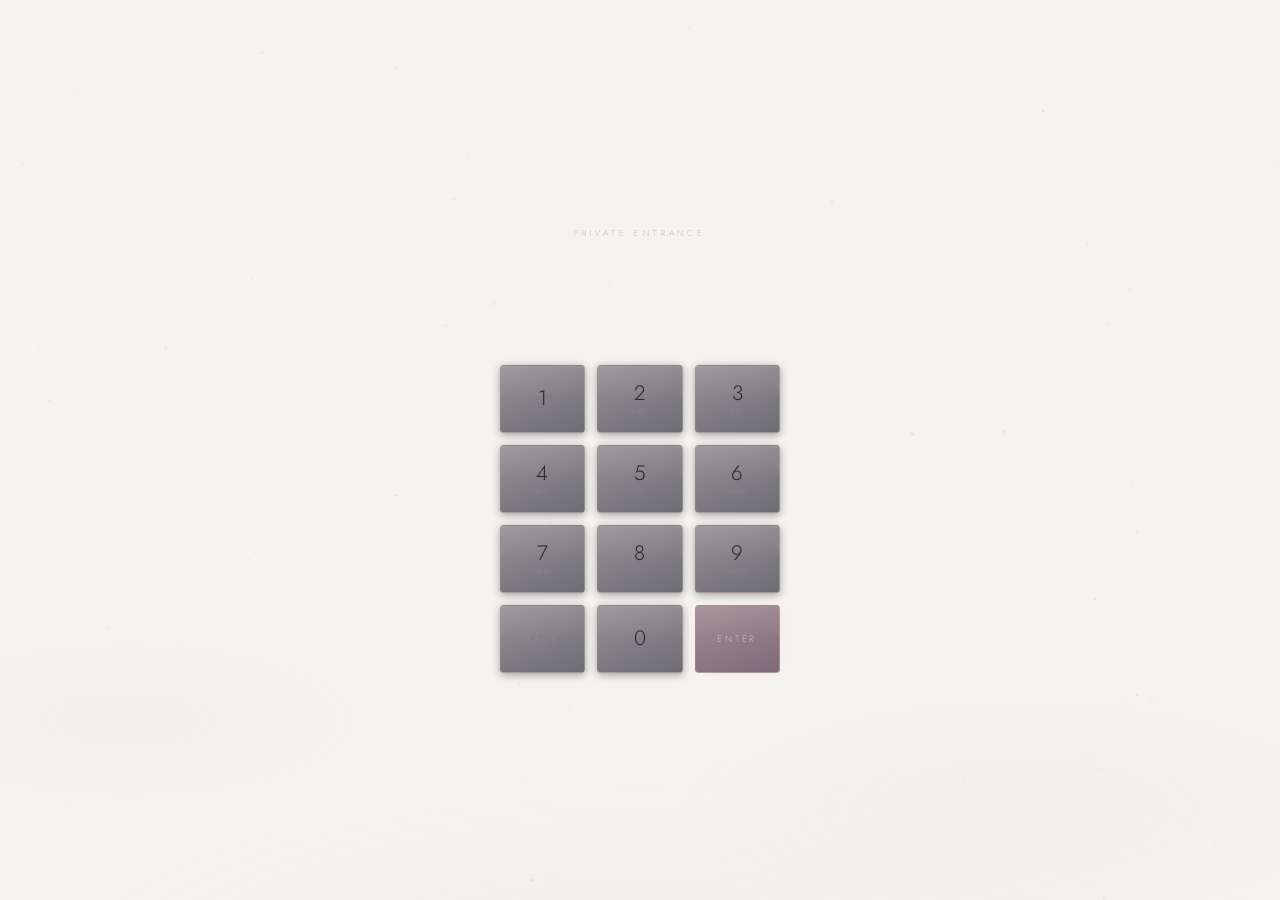
<file: password.html>
<!DOCTYPE html>
<html lang="en">
<head>
  <meta charset="UTF-8"/>
  <meta name="viewport" content="width=device-width, initial-scale=1.0, viewport-fit=cover"/>
  <title>Enter — Ashu</title>
  <link rel="manifest" href="manifest.json"/>
  <meta name="theme-color" content="#f5f3f0"/>
  <link rel="stylesheet" href="css/style.css"/>
  <link rel="stylesheet" href="css/animations.css"/>
  <style>
    html, body { overflow: hidden; }

    :root {
      --slot-empty:  rgba(255,255,255,0.05);
      --slot-filled: rgba(232,180,192,0.18);
    }

    .page {
      position: fixed; inset: 0; z-index: 10;
      display: flex; flex-direction: column;
      align-items: center; justify-content: center;
      padding: 0 1.6rem;
      gap: 0;
    }

    /* eyebrow */
    .eyebrow {
      font-size: 0.54rem; font-weight: 200;
      letter-spacing: 0.44em; text-transform: uppercase;
      color: var(--text-dim);
      margin-bottom: 2rem;
      opacity: 0; animation: rise 1.4s var(--ease-out) 0.2s forwards;
    }

    /* slots */
    .slots {
      display: flex; gap: 1rem;
      margin-bottom: 2.6rem;
      opacity: 0; animation: rise 1.6s var(--ease-out) 0.45s forwards;
    }

    .slot {
      width: 52px; height: 52px; border-radius: 3px;
      background: var(--slot-empty);
      border: 1px solid rgba(255,255,255,0.07);
      display: flex; align-items: center; justify-content: center;
      transition: background 0.3s ease, border-color 0.3s ease, box-shadow 0.3s ease;
      position: relative; overflow: hidden;
    }
    .slot::after {
      content: ''; position: absolute; inset: 0;
      background: linear-gradient(135deg, rgba(255,255,255,0.04) 0%, transparent 60%);
    }
    .slot.filled {
      background: var(--slot-filled);
      border-color: rgba(232,180,192,0.35);
      box-shadow: 0 0 14px rgba(232,180,192,0.18), inset 0 1px 0 rgba(255,255,255,0.08);
    }
    .slot-dot {
      width: 10px; height: 10px; border-radius: 50%;
      background: rgba(240,204,214,1);
      box-shadow: 0 0 10px rgba(232,180,192,0.8);
      opacity: 0; transform: scale(0);
      transition: opacity 0.25s ease, transform 0.35s var(--ease-out);
    }
    .slot.filled .slot-dot { opacity: 1; transform: scale(1); }

    /* keypad */
    .keypad {
      display: grid; grid-template-columns: repeat(3, 1fr);
      gap: 0.75rem; width: 100%; max-width: 280px;
      opacity: 0; animation: rise 1.6s var(--ease-out) 0.7s forwards;
    }

    .key {
      position: relative; height: 68px; border-radius: 4px;
      border: 1px solid rgba(255,255,255,0.12);
      background: linear-gradient(160deg, rgba(72,68,80,0.55) 0%, rgba(38,35,48,0.65) 100%);
      cursor: pointer;
      display: flex; flex-direction: column; align-items: center; justify-content: center;
      gap: 2px; overflow: hidden;
      transition: background 0.25s ease, border-color 0.25s ease, transform 0.18s var(--ease-out), box-shadow 0.3s ease;
      box-shadow: 0 2px 8px rgba(0,0,0,0.35), inset 0 1px 0 rgba(255,255,255,0.07);
      -webkit-tap-highlight-color: transparent;
    }

    /* gloss */
    .key::before {
      content: ''; position: absolute; top:0; left:0; right:0; height:45%;
      background: linear-gradient(180deg, rgba(255,255,255,0.07) 0%, rgba(255,255,255,0.02) 100%);
      border-radius: 4px 4px 0 0; pointer-events: none;
    }

    .key:hover {
      background: linear-gradient(160deg, rgba(100,80,95,0.65) 0%, rgba(70,55,75,0.72) 100%);
      border-color: rgba(232,180,192,0.35);
      box-shadow: 0 0 22px rgba(232,180,192,0.18), 0 0 8px rgba(232,180,192,0.1), inset 0 1px 0 rgba(255,255,255,0.09);
    }
    .key:active, .key.pressed {
      transform: scale(0.93);
      background: linear-gradient(160deg, rgba(120,88,105,0.72) 0%, rgba(85,62,82,0.80) 100%);
      border-color: rgba(232,180,192,0.55);
      box-shadow: 0 0 32px rgba(232,180,192,0.28), 0 0 12px rgba(232,180,192,0.18), inset 0 1px 0 rgba(255,255,255,0.1);
    }

    .key-num {
      font-family: var(--font-sans); font-weight: 300; font-size: 1.3rem;
      color: var(--text-primary); letter-spacing: 0.02em; line-height: 1;
      position: relative; z-index:1;
      transition: color 0.25s ease;
    }
    .key:hover .key-num { color: rgba(240,204,214,1); }
    .key:active .key-num, .key.pressed .key-num { color: #fff; }

    .key-sub {
      font-size: 0.38rem; font-weight: 200; letter-spacing: 0.22em;
      color: var(--text-dim); text-transform: uppercase;
      position: relative; z-index:1;
      transition: color 0.25s ease;
    }
    .key:hover .key-sub { color: rgba(232,180,192,0.5); }

    /* special keys */
    .key.special .key-num {
      font-size: 0.58rem; font-weight: 200; letter-spacing: 0.3em; text-transform: uppercase;
      color: var(--text-dim);
    }
    .key.special:hover .key-num { color: rgba(240,204,214,1); }

    /* enter key */
    .key.enter-key {
      background: linear-gradient(160deg, rgba(110,72,88,0.6) 0%, rgba(75,48,68,0.7) 100%);
      border-color: rgba(232,180,192,0.28);
      box-shadow: 0 0 16px rgba(232,180,192,0.12), inset 0 1px 0 rgba(255,255,255,0.07);
    }
    .key.enter-key .key-num { color: rgba(232,180,192,1); font-size: 0.58rem; font-weight: 300; letter-spacing: 0.3em; text-transform: uppercase; }
    .key.enter-key:hover {
      background: linear-gradient(160deg, rgba(145,88,110,0.68) 0%, rgba(100,62,88,0.76) 100%);
      border-color: rgba(232,180,192,0.5);
      box-shadow: 0 0 28px rgba(232,180,192,0.25), 0 0 10px rgba(232,180,192,0.15);
    }
    .key.enter-key.pressed {
      background: linear-gradient(160deg, rgba(165,100,125,0.75) 0%, rgba(115,72,100,0.82) 100%);
      border-color: rgba(232,180,192,0.68);
      box-shadow: 0 0 40px rgba(232,180,192,0.35), 0 0 16px rgba(232,180,192,0.22);
    }

    /* wrong popup */
    .popup-overlay {
      position: fixed; inset: 0; z-index: 500;
      display: flex; align-items: center; justify-content: center;
      opacity: 0; pointer-events: none;
      transition: opacity 0.35s ease;
    }
    .popup-overlay.open { opacity: 1; pointer-events: all; }

    .popup {
      width: min(82vw, 320px); padding: 2rem 1.8rem;
      background: rgba(18,14,20,0.82);
      border: 1px solid rgba(232,180,192,0.18); border-radius: 4px;
      text-align: center;
      backdrop-filter: blur(22px); -webkit-backdrop-filter: blur(22px);
      box-shadow: 0 0 40px rgba(232,180,192,0.1), 0 24px 60px rgba(0,0,0,0.5);
      transform: scale(0.92) translateY(8px);
      transition: transform 0.4s var(--ease-out);
    }
    .popup-overlay.open .popup { transform: scale(1) translateY(0); }

    .popup-text {
      font-family: var(--font-serif); font-style: italic; font-weight: 300;
      font-size: 1.05rem; color: rgba(240,204,214,1); letter-spacing: 0.04em; line-height: 1.6;
    }
    .popup-sub {
      margin-top: 0.6rem; font-size: 0.54rem; font-weight: 200;
      letter-spacing: 0.3em; text-transform: uppercase; color: var(--text-dim);
    }

    @keyframes slotShake {
      0%,100%{transform:translateX(0);} 18%{transform:translateX(-7px);}
      36%{transform:translateX(7px);} 54%{transform:translateX(-5px);}
      72%{transform:translateX(5px);} 90%{transform:translateX(-2px);}
    }
    @keyframes slotPop {
      0%{transform:scale(1);} 40%{transform:scale(1.15);} 100%{transform:scale(1);}
    }
    @keyframes successGlow {
      0%{box-shadow:0 0 0 0 rgba(184,208,176,0.6);background:var(--slot-filled);}
      50%{box-shadow:0 0 0 10px rgba(184,208,176,0);background:rgba(184,208,176,0.25);}
      100%{box-shadow:0 0 0 0 rgba(184,208,176,0);}
    }
    .slot.success { animation: successGlow 0.6s ease forwards; border-color: rgba(184,208,176,0.5) !important; }
    .slot.success .slot-dot { background: #b8d0b0; box-shadow: 0 0 12px rgba(184,208,176,0.9); }
  </style>
</head>
<body>

<canvas id="sky-canvas"></canvas>
<div class="ambient-base"></div>

<div class="page">
  <span class="eyebrow">private entrance</span>

  <div class="slots" id="slots">
    <div class="slot" id="s0"><div class="slot-dot"></div></div>
    <div class="slot" id="s1"><div class="slot-dot"></div></div>
    <div class="slot" id="s2"><div class="slot-dot"></div></div>
    <div class="slot" id="s3"><div class="slot-dot"></div></div>
  </div>

  <div class="keypad" id="keypad">
    <button class="key" data-val="1"><span class="key-num">1</span></button>
    <button class="key" data-val="2"><span class="key-num">2</span><span class="key-sub">abc</span></button>
    <button class="key" data-val="3"><span class="key-num">3</span><span class="key-sub">def</span></button>
    <button class="key" data-val="4"><span class="key-num">4</span><span class="key-sub">ghi</span></button>
    <button class="key" data-val="5"><span class="key-num">5</span><span class="key-sub">jkl</span></button>
    <button class="key" data-val="6"><span class="key-num">6</span><span class="key-sub">mno</span></button>
    <button class="key" data-val="7"><span class="key-num">7</span><span class="key-sub">pqrs</span></button>
    <button class="key" data-val="8"><span class="key-num">8</span><span class="key-sub">tuv</span></button>
    <button class="key" data-val="9"><span class="key-num">9</span><span class="key-sub">wxyz</span></button>
    <button class="key special" id="backKey"><span class="key-num">Back</span></button>
    <button class="key" data-val="0"><span class="key-num">0</span></button>
    <button class="key special enter-key" id="enterKey"><span class="key-num">Enter</span></button>
  </div>
</div>

<div class="popup-overlay" id="popup">
  <div class="popup">
    <p class="popup-text" id="popupText">Haha, try again cutie.</p>
    <p class="popup-sub">that's not quite right</p>
  </div>
</div>

<div id="starburst"></div>
<div id="veil"></div>

<script src="js/stars.js" defer></script>
<script src="js/app.js" defer></script>
<script src="js/pwa.js" defer></script>
<script>
  window.SKY_CONFIG = {
    starCount:      'auto',
    starColor:      [228, 218, 208],
    shootingStars:  true,
    shootColor:     [240, 192, 208],
    shootGlow:      true,
    cloudLayer:     false,
    starBrightness: 0.62,
  };

  const CORRECT = '9983'; // ← your password
  const WRONG_MSGS = [
    'Haha, try again cutie.',
    'Nope. You\'re adorable though.',
    'That\'s not it, Ashu.',
    'You really thought that would work?',
    'So close. Just kidding, not even close.',
    'Almost… not really.',
  ];

  let input = '', locked = false;
  const slots  = [0,1,2,3].map(i => document.getElementById('s'+i));
  const popup  = document.getElementById('popup');
  const popTxt = document.getElementById('popupText');

  function updateSlots() {
    slots.forEach((s, i) => {
      if (i < input.length) {
        if (!s.classList.contains('filled')) {
          s.classList.add('filled');
          s.style.animation = 'slotPop 0.3s var(--ease-out)';
          setTimeout(() => s.style.animation = '', 320);
        }
      } else {
        s.classList.remove('filled', 'success');
      }
    });
  }

  function pressAnim(btn) {
    btn.classList.add('pressed');
    setTimeout(() => btn.classList.remove('pressed'), 160);
  }

  function handleDigit(d) {
    if (locked || input.length >= 4) return;
    input += d;
    updateSlots();
    if (input.length === 4) setTimeout(checkPassword, 120);
  }

  function handleBack() {
    if (locked) return;
    input = input.slice(0, -1);
    updateSlots();
  }

  function checkPassword() {
    if (input === CORRECT) {
      slots.forEach((s, i) => setTimeout(() => s.classList.add('success'), i * 80));
      locked = true;
      setTimeout(() => window.navigateTo('home.html', 1100), 700);
    } else {
      locked = true;
      slots.forEach(s => {
        s.style.animation = 'slotShake 0.45s ease';
        setTimeout(() => s.style.animation = '', 480);
      });
      popTxt.textContent = WRONG_MSGS[Math.floor(Math.random() * WRONG_MSGS.length)];
      popup.classList.add('open');
      setTimeout(() => {
        popup.classList.remove('open');
        setTimeout(() => { input = ''; updateSlots(); locked = false; }, 400);
      }, 2200);
    }
  }

  document.getElementById('keypad').addEventListener('click', e => {
    const btn = e.target.closest('.key');
    if (!btn) return;
    pressAnim(btn);
    if (btn.id === 'backKey')  { handleBack(); return; }
    if (btn.id === 'enterKey') { if (input.length === 4) checkPassword(); return; }
    const v = btn.dataset.val;
    if (v !== undefined) handleDigit(v);
  });

  document.addEventListener('keydown', e => {
    if (e.key >= '0' && e.key <= '9') handleDigit(e.key);
    if (e.key === 'Backspace')         handleBack();
    if (e.key === 'Enter' && input.length === 4) checkPassword();
  });
</script>
</body>
</html>
</file>
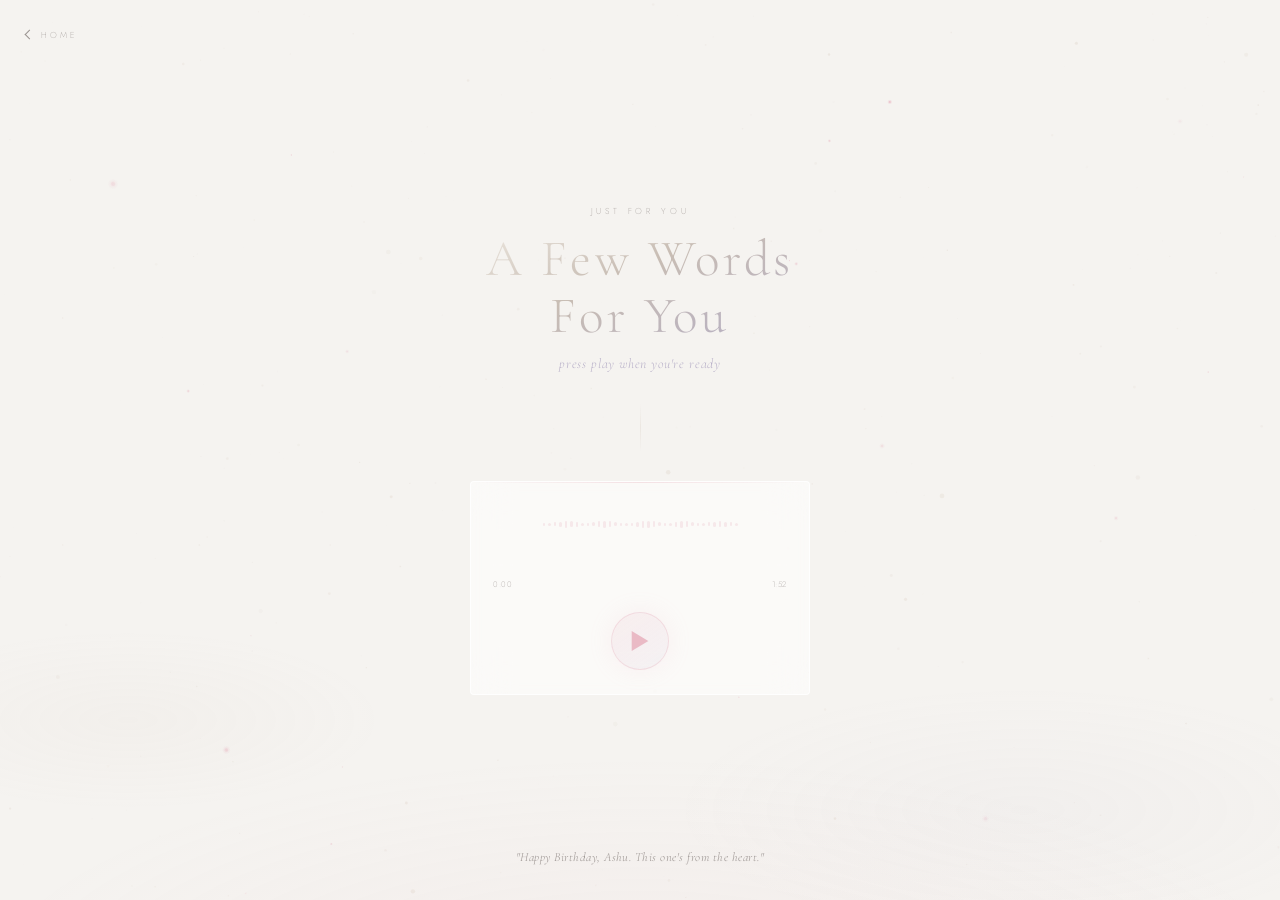
<file: surprise.html>
<!DOCTYPE html>
<html lang="en">
<head>
  <meta charset="UTF-8"/>
  <meta name="viewport" content="width=device-width, initial-scale=1.0, viewport-fit=cover"/>
  <title>Surprise — Ashu</title>
  <link rel="manifest" href="manifest.json"/>
  <meta name="theme-color" content="#f5f3f0"/>
  <link rel="stylesheet" href="css/style.css"/>
  <link rel="stylesheet" href="css/animations.css"/>
  <style>
    html, body { overflow: hidden; }

    .page {
      position: fixed; inset: 0;
      display: flex;
      flex-direction: column;
      align-items: center;
      justify-content: center;
      padding: 2rem 1.8rem;
    }

    /* ── Back ── */
    .back-btn {
      position: fixed;
      top: max(1.8rem, env(safe-area-inset-top, 1.8rem));
      left: 1.6rem;
      display: inline-flex; align-items: center; gap: 0.5rem;
      background: none; border: none; cursor: pointer;
      color: var(--text-dim);
      font-size: 0.54rem; font-weight: 200; letter-spacing: 0.35em; text-transform: uppercase;
      transition: color 0.3s ease;
      z-index: 20;
      opacity: 0;
      animation: rise 1.4s var(--ease-out) 0.2s forwards;
    }
    .back-btn:hover { color: var(--text-primary); }
    .back-arrow { width: 7px; height: 7px; border-left: 1px solid currentColor; border-top: 1px solid currentColor; transform: rotate(-45deg); }

    /* ── Center content ── */
    .content {
      display: flex;
      flex-direction: column;
      align-items: center;
      gap: 0;
      text-align: center;
      max-width: 340px;
      width: 100%;
    }

    /* ── Eyebrow ── */
    .eyebrow {
      font-size: 0.54rem; font-weight: 200;
      letter-spacing: 0.44em; text-transform: uppercase;
      color: var(--text-dim);
      margin-bottom: 0.9rem;
      opacity: 0;
      animation: rise 1.6s var(--ease-out) 0.4s forwards;
    }

    /* ── Title ── */
    .title {
      font-family: var(--font-serif);
      font-weight: 300;
      font-size: clamp(2.2rem, 9vw, 3.2rem);
      letter-spacing: 0.07em;
      line-height: 1.1;
      background: linear-gradient(155deg, #eae4dc 0%, #c8bdb4 42%, #b4aec4 100%);
      -webkit-background-clip: text;
      -webkit-text-fill-color: transparent;
      background-clip: text;
      opacity: 0;
      animation: rise 2s var(--ease-out) 0.65s forwards;
    }

    /* ── Subtitle ── */
    .subtitle {
      font-family: var(--font-serif);
      font-style: italic;
      font-size: 0.86rem;
      color: var(--accent-lavender);
      letter-spacing: 0.06em;
      margin-top: 0.7rem;
      opacity: 0;
      animation: rise 1.8s var(--ease-out) 1s forwards;
    }

    /* ── Vertical rule ── */
    .v-rule {
      width: 1px; height: 48px;
      background: linear-gradient(to bottom, transparent, rgba(201,184,168,0.2), transparent);
      margin: 2rem 0 1.8rem;
      opacity: 0;
      animation: rise 1.6s ease 1.3s forwards;
    }

    /* ── Audio player card ── */
    .player-card {
      width: 100%;
      padding: 1.5rem 1.4rem;
      background: var(--bg-glass);
      border: 1px solid var(--glass-border);
      border-radius: 4px;
      backdrop-filter: blur(20px) saturate(130%);
      -webkit-backdrop-filter: blur(20px) saturate(130%);
      position: relative;
      overflow: hidden;
      opacity: 0;
      animation: rise 1.8s var(--ease-out) 1.55s forwards;
    }

    /* top shimmer line */
    .player-card::before {
      content: '';
      position: absolute;
      top: 0; left: 0; right: 0; height: 1px;
      background: linear-gradient(to right, transparent, rgba(232,180,192,0.35), transparent);
    }

    /* waveform visual (static decorative bars) */
    .waveform {
      display: flex;
      align-items: center;
      justify-content: center;
      gap: 3px;
      height: 36px;
      margin-bottom: 1.4rem;
    }

    .wave-bar {
      width: 2.5px;
      border-radius: 999px;
      background: rgba(232,180,192,0.25);
      transition: background 0.3s ease, height 0.15s ease;
    }

    /* animated waveform when playing */
    .playing .wave-bar {
      background: linear-gradient(to top, rgba(232,180,192,0.4), rgba(232,180,192,0.85));
      animation: wavePulse var(--spd, 0.8s) ease-in-out infinite alternate;
    }

    @keyframes wavePulse {
      from { height: var(--min-h, 6px); }
      to   { height: var(--max-h, 28px); }
    }

    /* ── Progress bar ── */
    .progress-wrap {
      width: 100%;
      height: 2px;
      background: rgba(255,255,255,0.06);
      border-radius: 999px;
      cursor: pointer;
      margin-bottom: 0.7rem;
      position: relative;
    }
    .progress-fill {
      height: 100%;
      border-radius: 999px;
      background: linear-gradient(to right, rgba(232,180,192,0.6), rgba(232,180,192,1));
      width: 0%;
      transition: width 0.25s linear;
      position: relative;
    }
    .progress-fill::after {
      content: '';
      position: absolute;
      right: -4px; top: 50%;
      transform: translateY(-50%);
      width: 8px; height: 8px;
      border-radius: 50%;
      background: rgba(232,180,192,1);
      box-shadow: 0 0 8px rgba(232,180,192,0.7);
      opacity: 0;
      transition: opacity 0.3s ease;
    }
    .playing .progress-fill::after { opacity: 1; }

    /* time row */
    .time-row {
      display: flex;
      justify-content: space-between;
      margin-bottom: 1.4rem;
    }
    .time-label {
      font-size: 0.5rem; font-weight: 200;
      letter-spacing: 0.06em; color: var(--text-dim);
    }

    /* ── Main play button ── */
    .play-row {
      display: flex;
      align-items: center;
      justify-content: center;
    }

    .play-btn {
      width: 58px; height: 58px;
      border-radius: 50%;
      background: linear-gradient(145deg, rgba(232,180,192,0.18) 0%, rgba(184,176,200,0.1) 100%);
      border: 1px solid rgba(232,180,192,0.35);
      display: flex; align-items: center; justify-content: center;
      cursor: pointer;
      box-shadow:
        0 0 24px rgba(232,180,192,0.14),
        inset 0 1px 0 rgba(255,255,255,0.07);
      transition: background 0.35s ease, box-shadow 0.35s ease, transform 0.2s var(--ease-out), border-color 0.35s ease;
      -webkit-tap-highlight-color: transparent;
    }
    .play-btn:hover {
      background: linear-gradient(145deg, rgba(232,180,192,0.28) 0%, rgba(184,176,200,0.18) 100%);
      box-shadow: 0 0 36px rgba(232,180,192,0.28), inset 0 1px 0 rgba(255,255,255,0.1);
      border-color: rgba(232,180,192,0.55);
    }
    .play-btn:active { transform: scale(0.93); }

    .play-icon  { fill: rgba(232,180,192,0.9); }
    .pause-icon { fill: rgba(232,180,192,0.9); display: none; }

    .playing .play-icon  { display: none; }
    .playing .pause-icon { display: block; }

    /* ── Bottom caption ── */
    .caption {
      position: fixed;
      bottom: max(2.2rem, env(safe-area-inset-bottom, 2.2rem));
      left: 0; right: 0;
      text-align: center;
      font-family: var(--font-serif);
      font-style: italic;
      font-size: 0.78rem;
      color: var(--text-dim);
      letter-spacing: 0.04em;
      opacity: 0;
      animation: rise 2s ease 2.2s forwards;
      z-index: 10;
      padding: 0 2rem;
    }
  </style>
</head>
<body>

<canvas id="sky-canvas"></canvas>
<div class="ambient-base"></div>

<button class="back-btn" onclick="window.navigateTo('home.html')">
  <span class="back-arrow"></span><span>Home</span>
</button>

<div class="page">
  <div class="content">

    <span class="eyebrow">just for you</span>
    <h1 class="title">A Few Words<br>For You</h1>
    <p class="subtitle">press play when you're ready</p>

    <div class="v-rule"></div>

    <!-- Audio player -->
    <div class="player-card" id="playerCard">

      <!-- Waveform -->
      <div class="waveform" id="waveform"></div>

      <!-- Progress -->
      <div class="progress-wrap" id="progressWrap">
        <div class="progress-fill" id="progressFill"></div>
      </div>
      <div class="time-row">
        <span class="time-label" id="tCurrent">0:00</span>
        <span class="time-label" id="tDuration">—:——</span>
      </div>

      <!-- Play button -->
      <div class="play-row">
        <button class="play-btn" id="playBtn" aria-label="Play / Pause">
          <svg class="play-icon" width="18" height="20" viewBox="0 0 10 12">
            <polygon points="0,0 10,6 0,12"/>
          </svg>
          <svg class="pause-icon" width="18" height="20" viewBox="0 0 10 12" fill="none">
            <rect x="0"   y="0" width="3.5" height="12" rx="1" fill="rgba(232,180,192,0.9)"/>
            <rect x="6.5" y="0" width="3.5" height="12" rx="1" fill="rgba(232,180,192,0.9)"/>
          </svg>
        </button>
      </div>

    </div>
  </div>
</div>

<p class="caption">"Happy Birthday, Ashu. This one's from the heart."</p>

<div id="starburst"></div>
<div id="veil"></div>

<script src="js/stars.js" defer></script>
<script src="js/app.js" defer></script>
<script src="js/pwa.js" defer></script>
<script>
  window.SKY_CONFIG = {
    starCount:      'auto',
    starColor:      [225, 215, 205],
    shootingStars:  true,
    shootColor:     [232, 180, 192],
    shootGlow:      true,
    cloudLayer:     false,
    starBrightness: 0.55,
  };

  document.addEventListener('DOMContentLoaded', () => {
    const audio      = new Audio('audio/surprise.mp3');
    const card       = document.getElementById('playerCard');
    const playBtn    = document.getElementById('playBtn');
    const progWrap   = document.getElementById('progressWrap');
    const progFill   = document.getElementById('progressFill');
    const tCurrent   = document.getElementById('tCurrent');
    const tDuration  = document.getElementById('tDuration');
    const waveform   = document.getElementById('waveform');

    /* ── Build waveform bars ── */
    const BAR_COUNT = 36;
    const barHeights = [8,12,18,24,30,28,22,14,10,16,26,32,28,20,12,8,14,22,30,34,28,18,10,14,24,32,28,20,12,8,16,22,28,24,16,10];
    for (let i = 0; i < BAR_COUNT; i++) {
      const bar = document.createElement('div');
      bar.className = 'wave-bar';
      const maxH = barHeights[i % barHeights.length];
      const minH = Math.max(3, Math.round(maxH * 0.22));
      bar.style.height  = minH + 'px';
      bar.style.setProperty('--max-h', maxH + 'px');
      bar.style.setProperty('--min-h', minH + 'px');
      bar.style.setProperty('--spd', (0.55 + Math.random() * 0.55).toFixed(2) + 's');
      bar.style.animationDelay = (i * 0.028).toFixed(2) + 's';
      waveform.appendChild(bar);
    }

    /* ── Time format ── */
    function fmt(s) {
      const m = Math.floor(s / 60);
      const sec = Math.floor(s % 60);
      return m + ':' + (sec < 10 ? '0' : '') + sec;
    }

    /* ── Audio events ── */
    audio.addEventListener('loadedmetadata', () => {
      tDuration.textContent = fmt(audio.duration);
    });

    audio.addEventListener('timeupdate', () => {
      if (!audio.duration) return;
      const pct = (audio.currentTime / audio.duration) * 100;
      progFill.style.width = pct + '%';
      tCurrent.textContent = fmt(audio.currentTime);
    });

    audio.addEventListener('ended', () => {
      card.classList.remove('playing');
      progFill.style.width = '0%';
      tCurrent.textContent = '0:00';
      audio.currentTime = 0;
    });

    /* ── Play / pause ── */
    playBtn.addEventListener('click', () => {
      if (audio.paused) {
        audio.play().catch(() => {});
        card.classList.add('playing');
        /* pause background music while this plays */
        if (window.bgMusic && !window.bgMusic.paused) {
          window.bgMusic.pause();
          window._bgWasPaused = false;
        } else {
          window._bgWasPaused = true;
        }
      } else {
        audio.pause();
        card.classList.remove('playing');
        /* resume background music */
        if (!window._bgWasPaused && window.bgMusic) {
          window.bgMusic.play().catch(() => {});
        }
      }
    });

    /* ── Scrub ── */
    progWrap.addEventListener('click', e => {
      if (!audio.duration) return;
      const r = progWrap.getBoundingClientRect();
      audio.currentTime = ((e.clientX - r.left) / r.width) * audio.duration;
    });

    /* ── Resume bg music when leaving ── */
    window.addEventListener('beforeunload', () => {
      if (!audio.paused && window.bgMusic) {
        window.bgMusic.play().catch(() => {});
      }
    });
  });
</script>
</body>
    </html>
</file>
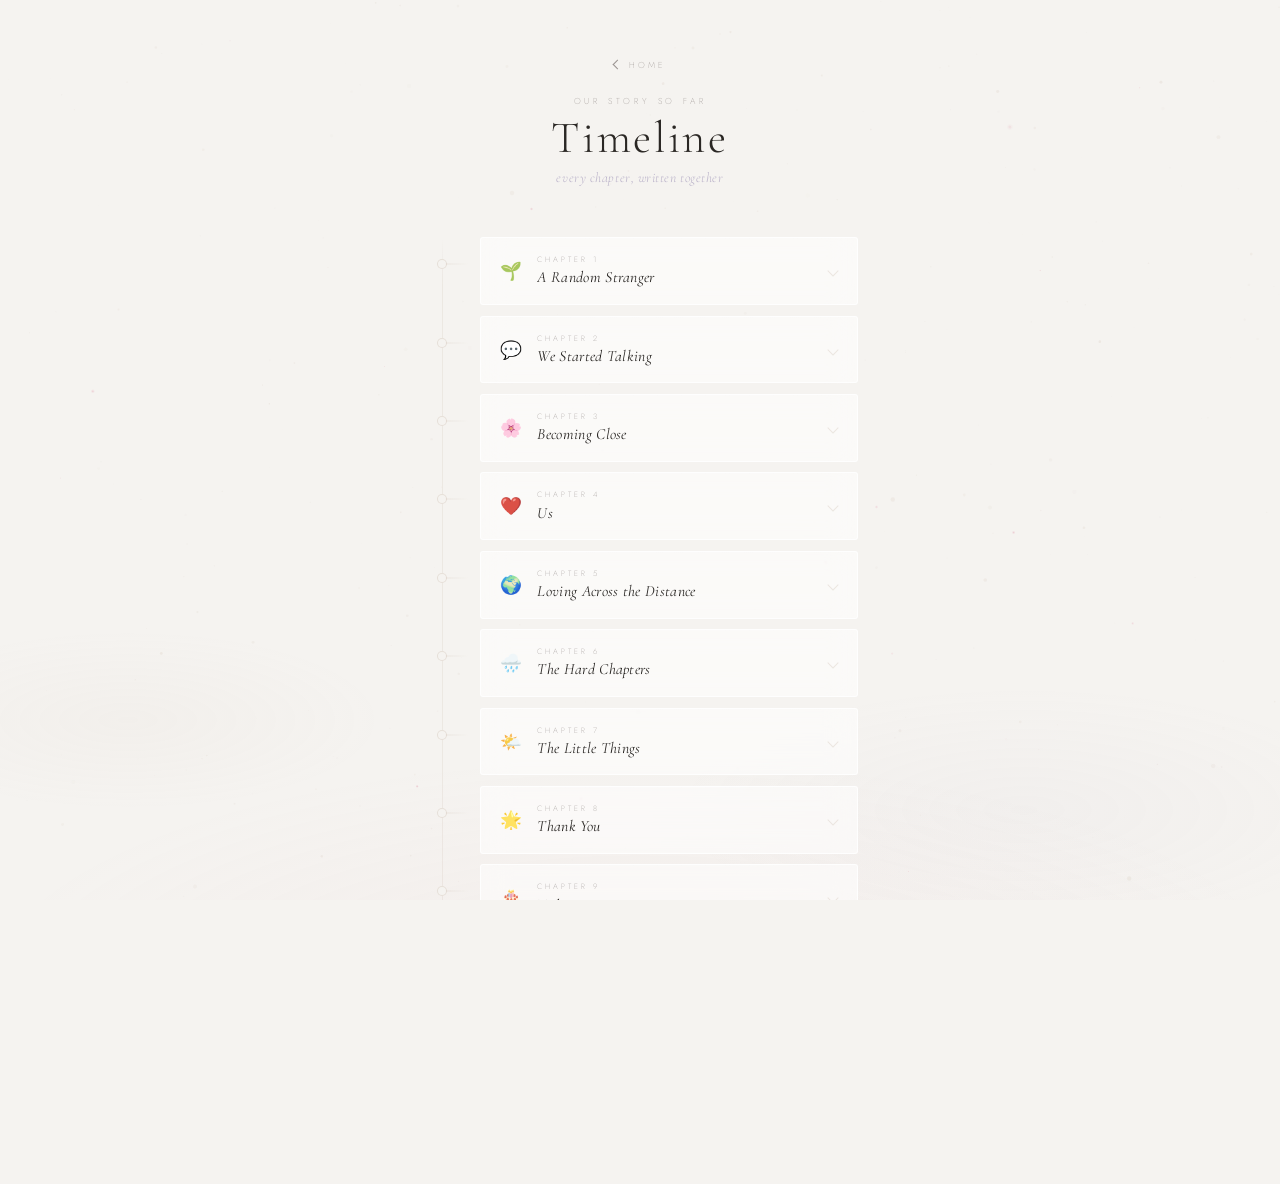
<file: timeline.html>
<!DOCTYPE html>
<html lang="en">
<head>
  <meta charset="UTF-8"/>
  <meta name="viewport" content="width=device-width, initial-scale=1.0, viewport-fit=cover"/>
  <title>Our Story — Ashu</title>
  <link rel="manifest" href="manifest.json"/>
  <meta name="theme-color" content="#f5f3f0"/>
  <link rel="stylesheet" href="css/style.css"/>
  <link rel="stylesheet" href="css/animations.css"/>
  <style>
    html, body { overflow-x: hidden; }

    .page {
      min-height: 100vh;
      padding: 3.2rem 0 5rem;
      display: flex;
      flex-direction: column;
      align-items: center;
    }

    /* ── Header ── */
    .header {
      text-align: center;
      padding: 0 1.6rem;
      margin-bottom: 3.2rem;
      opacity: 0;
      animation: rise 1.6s var(--ease-out) 0.2s forwards;
    }

    .back-btn {
      display: inline-flex; align-items: center; gap: 0.5rem;
      background: none; border: none; cursor: pointer;
      color: var(--text-dim);
      font-size: 0.54rem; font-weight: 200; letter-spacing: 0.35em; text-transform: uppercase;
      margin-bottom: 1.5rem;
      transition: color 0.3s ease;
    }
    .back-btn:hover { color: var(--text-primary); }
    .back-arrow { width: 7px; height: 7px; border-left: 1px solid currentColor; border-top: 1px solid currentColor; transform: rotate(-45deg); }

    .header-eyebrow {
      font-size: 0.54rem; font-weight: 200; letter-spacing: 0.44em;
      text-transform: uppercase; color: var(--text-dim); margin-bottom: 0.6rem;
    }
    .header-title {
      font-family: var(--font-serif); font-weight: 300;
      font-size: clamp(2rem, 8vw, 2.8rem);
      letter-spacing: 0.06em; color: var(--text-primary); line-height: 1;
    }
    .header-sub {
      font-family: var(--font-serif); font-style: italic; font-size: 0.86rem;
      color: var(--accent-lavender); margin-top: 0.5rem; letter-spacing: 0.04em;
    }

    /* ── Timeline spine + chapters ── */
    .timeline {
      width: 100%;
      max-width: 480px;
      padding: 0 1.4rem;
      position: relative;
    }

    /* vertical centre line */
    .timeline::before {
      content: '';
      position: absolute;
      left: calc(1.4rem + 20px);
      top: 0; bottom: 0;
      width: 1px;
      background: linear-gradient(to bottom,
        transparent 0%,
        rgba(201,184,168,0.18) 6%,
        rgba(201,184,168,0.18) 94%,
        transparent 100%
      );
    }

    /* ── Chapter block ── */
    .chapter {
      position: relative;
      padding-left: 58px;
      margin-bottom: 0.6rem;
      opacity: 0;
      transform: translateY(24px);
      transition: opacity 0.7s var(--ease-out), transform 0.7s var(--ease-out);
    }
    .chapter.visible {
      opacity: 1;
      transform: translateY(0);
    }

    /* node dot on the spine */
    .chapter-node {
      position: absolute;
      left: calc(20px - 5px); /* centred on spine (spine at left+20px) */
      top: 22px;
      width: 10px; height: 10px;
      border-radius: 50%;
      background: var(--bg-deepnight);
      border: 1px solid rgba(201,184,168,0.35);
      transition: border-color 0.4s ease, box-shadow 0.4s ease, background 0.4s ease;
      z-index: 2;
    }
    .chapter.open .chapter-node {
      background: rgba(232,180,192,0.15);
      border-color: rgba(232,180,192,0.55);
      box-shadow: 0 0 10px rgba(232,180,192,0.22);
    }

    /* connector tick from node to header */
    .chapter-node::after {
      content: '';
      position: absolute;
      top: 50%; left: 100%;
      transform: translateY(-50%);
      width: 22px; height: 1px;
      background: linear-gradient(to right, rgba(201,184,168,0.25), transparent);
    }

    /* ── Chapter header (clickable) ── */
    .chapter-header {
      display: flex;
      align-items: center;
      gap: 0.9rem;
      padding: 1rem 1.1rem;
      background: var(--bg-glass);
      border: 1px solid var(--glass-border);
      border-radius: 3px;
      cursor: pointer;
      backdrop-filter: blur(14px) saturate(110%);
      -webkit-backdrop-filter: blur(14px) saturate(110%);
      transition: background 0.35s ease, border-color 0.35s ease, box-shadow 0.35s ease;
      position: relative;
      overflow: hidden;
      user-select: none;
      -webkit-tap-highlight-color: transparent;
    }

    .chapter-header::before {
      content: '';
      position: absolute;
      top: 0; left: 0; right: 0; height: 1px;
      background: linear-gradient(to right, transparent, rgba(255,255,255,0.07), transparent);
    }

    .chapter:hover .chapter-header,
    .chapter.open  .chapter-header {
      background: var(--bg-glass-hover);
      border-color: rgba(201,184,168,0.18);
    }
    .chapter.open .chapter-header {
      border-bottom-color: transparent;
      border-radius: 3px 3px 0 0;
      box-shadow: 0 -4px 20px rgba(0,0,0,0.15);
    }

    .chapter-emoji {
      font-size: 1.1rem;
      flex-shrink: 0;
      filter: grayscale(0.25) brightness(1.05);
      width: 24px; text-align: center;
    }

    .chapter-meta { flex: 1; min-width: 0; }

    .chapter-label {
      font-size: 0.48rem; font-weight: 200; letter-spacing: 0.38em;
      text-transform: uppercase; color: var(--text-dim); display: block;
      margin-bottom: 0.2rem;
    }
    .chapter-title {
      font-family: var(--font-serif); font-style: italic; font-weight: 400;
      font-size: 0.98rem; color: var(--text-primary); letter-spacing: 0.02em;
      line-height: 1.25;
      white-space: nowrap; overflow: hidden; text-overflow: ellipsis;
    }

    /* chevron */
    .chapter-chevron {
      flex-shrink: 0;
      width: 8px; height: 8px;
      border-right: 1px solid rgba(201,184,168,0.3);
      border-bottom: 1px solid rgba(201,184,168,0.3);
      transform: rotate(45deg);
      transition: transform 0.4s var(--ease-out), border-color 0.3s ease;
      margin-right: 2px;
    }
    .chapter.open .chapter-chevron {
      transform: rotate(-135deg);
      border-color: rgba(232,180,192,0.5);
    }

    /* ── Chapter body (collapsible) ── */
    .chapter-body {
      max-height: 0;
      overflow: hidden;
      transition: max-height 0.65s var(--ease-out), opacity 0.5s ease;
      opacity: 0;
      background: rgba(8,8,14,0.45);
      border: 1px solid var(--glass-border);
      border-top: none;
      border-radius: 0 0 3px 3px;
      backdrop-filter: blur(10px);
      -webkit-backdrop-filter: blur(10px);
    }
    .chapter.open .chapter-body {
      opacity: 1;
    }

    .chapter-text {
      padding: 1.3rem 1.3rem 1.5rem;
    }

    /* prose styling inside chapters */
    .chapter-text p {
      font-family: var(--font-serif);
      font-weight: 300;
      font-size: 0.94rem;
      color: var(--text-secondary);
      line-height: 1.85;
      letter-spacing: 0.015em;
      margin-bottom: 0.85rem;
    }
    .chapter-text p:last-child { margin-bottom: 0; }

    /* short dramatic lines — single-word or 1-2 word paragraphs */
    .chapter-text p.short {
      font-family: var(--font-serif);
      font-style: italic;
      font-size: 0.86rem;
      color: var(--text-dim);
      line-height: 1.6;
      margin-bottom: 0.45rem;
      padding-left: 0.8rem;
      border-left: 1px solid rgba(201,184,168,0.15);
    }

    /* closing lines */
    .chapter-text p.closing {
      font-family: var(--font-serif);
      font-style: italic;
      font-size: 0.9rem;
      color: var(--accent-lavender);
      margin-top: 1rem;
      letter-spacing: 0.03em;
    }

    /* horizontal rule inside text */
    .chapter-text hr {
      border: none;
      border-top: 1px solid rgba(201,184,168,0.1);
      margin: 1rem 0;
    }

    /* ── Footer note ── */
    .timeline-footer {
      margin-top: 2.4rem;
      padding: 0 1.6rem;
      text-align: center;
      font-family: var(--font-serif);
      font-style: italic;
      font-size: 0.82rem;
      color: var(--text-dim);
      letter-spacing: 0.04em;
      line-height: 1.7;
      max-width: 340px;
      opacity: 0;
      animation: rise 1.6s ease 1.2s forwards;
    }
  </style>
</head>
<body>

<canvas id="sky-canvas"></canvas>
<div class="ambient-base"></div>

<div class="page">

  <div class="header">
    <button class="back-btn" onclick="window.navigateTo('home.html')">
      <span class="back-arrow"></span><span>Home</span>
    </button>
    <div class="header-eyebrow">our story so far</div>
    <h1 class="header-title">Timeline</h1>
    <p class="header-sub">every chapter, written together</p>
  </div>

  <div class="timeline" id="timeline"></div>

  <p class="timeline-footer">"We're still in the middle of the story. The best chapters haven't been written yet."</p>

</div>

<div id="starburst"></div>
<div id="veil"></div>

<script src="js/stars.js" defer></script>
<script src="js/app.js" defer></script>
<script src="js/pwa.js" defer></script>
<script>
  window.SKY_CONFIG = {
    starCount:      'auto',
    starColor:      [225, 215, 205],
    shootingStars:  true,
    shootColor:     [232, 180, 192],
    shootGlow:      true,
    cloudLayer:     false,
    starBrightness: 0.52,
  };

  /* ══ Chapter data ═══════════════════════════════════════ */
  const CHAPTERS = [
    {
      emoji: '🌱',
      label: 'Chapter 1',
      title: 'A Random Stranger',
      paragraphs: [
        { text: 'Every story starts somewhere.', style: '' },
        { text: 'Ours started with two people who didn\'t know what the future had planned. You were just another person in my life, and I was just another person in yours.', style: '' },
        { text: 'If someone had told me back then that I\'d spend hours building an entire website for you one day, I probably would\'ve laughed.', style: '' },
        { text: 'But life has a funny way of introducing us to the people who end up changing it.', style: 'closing' },
      ]
    },
    {
      emoji: '💬',
      label: 'Chapter 2',
      title: 'We Started Talking',
      paragraphs: [
        { text: 'At first, they were just conversations.', style: '' },
        { text: 'A few messages here, a few jokes there.', style: 'short' },
        { text: 'Then somehow, talking to you became one of my favorite parts of the day.', style: '' },
        { text: 'The conversations became longer.', style: 'short' },
        { text: 'The goodnights became later.', style: 'short' },
        { text: 'And before I even realized it, checking my phone meant hoping I\'d see your name.', style: 'closing' },
      ]
    },
    {
      emoji: '🌸',
      label: 'Chapter 3',
      title: 'Becoming Close',
      paragraphs: [
        { text: 'This is the chapter where you slowly became my comfort.', style: '' },
        { text: 'Nicknames.', style: 'short' },
        { text: 'Random conversations that somehow lasted for hours.', style: 'short' },
        { text: 'Those little moments didn\'t seem important at the time.', style: '' },
        { text: 'Looking back now, they were quietly becoming some of my favorite memories.', style: 'closing' },
      ]
    },
    {
      emoji: '❤️',
      label: 'Chapter 4',
      title: 'Us',
      paragraphs: [
        { text: 'Somewhere along the way, "you" and "me" slowly became "us."', style: '' },
        { text: 'That changed everything.', style: 'short' },
        { text: 'The little things mattered more.', style: 'short' },
        { text: 'Your happiness started mattering to me in a way I couldn\'t really explain.', style: '' },
        { text: 'I started celebrating your wins, worrying on your bad days, and smiling at messages that would\'ve looked completely normal to anyone else.', style: 'closing' },
      ]
    },
    {
      emoji: '🌍',
      label: 'Chapter 5',
      title: 'Loving Across the Distance',
      paragraphs: [
        { text: 'Long distance isn\'t always easy.', style: '' },
        { text: 'There are days when I wish I could\'ve been there instead of behind a screen.', style: '' },
        { text: 'To hug you.', style: 'short' },
        { text: 'To annoy you.', style: 'short' },
        { text: 'To celebrate with you.', style: 'short' },
        { text: 'To simply exist beside you.', style: 'short' },
        { text: 'But even with all those kilometers between us, you\'ve never felt far from my heart.', style: '' },
        { text: 'Somehow, calls, messages, playlists, and little moments became our own way of being together.', style: 'closing' },
      ]
    },
    {
      emoji: '🌧️',
      label: 'Chapter 6',
      title: 'The Hard Chapters',
      paragraphs: [
        { text: 'Not every page of our story has been easy.', style: '' },
        { text: 'We\'ve misunderstood each other.', style: 'short' },
        { text: 'We\'ve had difficult conversations.', style: 'short' },
        { text: 'We\'ve had moments where things felt heavy.', style: 'short' },
        { text: 'But every difficult chapter taught us something.', style: '' },
        { text: 'It reminded me that relationships aren\'t built because nothing goes wrong.', style: '' },
        { text: 'They\'re built because two people keep choosing each other despite the difficult days.', style: 'closing' },
      ]
    },
    {
      emoji: '🌤️',
      label: 'Chapter 7',
      title: 'The Little Things',
      paragraphs: [
        { text: 'The little things became my favorite things.', style: '' },
        { text: 'Your favorite song.', style: 'short' },
        { text: 'The Pinterest pins.', style: 'short' },
        { text: 'The way you say goodnight.', style: 'short' },
        { text: 'The excitement you have over tiny things.', style: 'short' },
        { text: 'The little habits that slowly became part of my everyday life.', style: 'short' },
        { text: 'They\'re small.', style: '' },
        { text: 'But somehow, they mean so much.', style: 'closing' },
      ]
    },
    {
      emoji: '🌟',
      label: 'Chapter 8',
      title: 'Thank You',
      paragraphs: [
        { text: 'Thank you...', style: '' },
        { text: 'For the laughs.', style: 'short' },
        { text: 'For listening.', style: 'short' },
        { text: 'For staying.', style: 'short' },
        { text: 'For trusting me.', style: 'short' },
        { text: 'For making ordinary days feel less ordinary.', style: 'short' },
        { text: 'Thank you for simply being you.', style: '' },
        { text: 'I don\'t think I say it enough.', style: 'closing' },
      ]
    },
    {
      emoji: '🎂',
      label: 'Chapter 9',
      title: 'Today',
      paragraphs: [
        { text: 'And now...', style: '' },
        { text: 'Here you are. Reading this.', style: 'short' },
        { text: 'I spent a long time making this because I wanted your birthday to feel special.', style: '' },
        { text: 'I hope somewhere along the way you smiled.', style: 'short' },
        { text: 'I hope you laughed.', style: 'short' },
        { text: 'Maybe even cried a little.', style: 'short' },
        { text: 'Because every single page was made with one person in mind.', style: '' },
        { text: 'You.', style: 'short' },
        { text: 'Happy Birthday.', style: 'closing' },
      ]
    },
    {
      emoji: '✨',
      label: 'Chapter 10',
      title: 'To Be Continued…',
      paragraphs: [
        { text: 'This isn\'t the end.', style: '' },
        { text: 'It\'s just the end of the pages we\'ve written so far.', style: '' },
        { text: 'There are still so many chapters waiting for us.', style: '' },
        { text: 'Our first real hug.', style: 'short' },
        { text: 'Our first date.', style: 'short' },
        { text: 'Watching sunsets together.', style: 'short' },
        { text: 'Celebrating birthdays side by side.', style: 'short' },
        { text: 'Making more memories.', style: 'short' },
        { text: 'Growing together.', style: 'short' },
        { text: 'And one day... looking back at this website and smiling because it was only the beginning.', style: '' },
        { text: 'Until then...', style: '' },
        { text: 'Here\'s to every chapter we\'ve already written... and every chapter still waiting for us.', style: '' },
        { text: 'To be continued... ❤️', style: 'closing' },
      ]
    },
  ];

  /* ══ Build timeline ═════════════════════════════════════ */
  document.addEventListener('DOMContentLoaded', () => {
    const container = document.getElementById('timeline');

    CHAPTERS.forEach((ch, i) => {
      // build paragraphs HTML
      const parasHtml = ch.paragraphs.map(p =>
        `<p class="${p.style}">${p.text}</p>`
      ).join('');

      const block = document.createElement('div');
      block.className = 'chapter';
      block.innerHTML = `
        <div class="chapter-node"></div>
        <div class="chapter-header">
          <span class="chapter-emoji">${ch.emoji}</span>
          <div class="chapter-meta">
            <span class="chapter-label">${ch.label}</span>
            <div class="chapter-title">${ch.title}</div>
          </div>
          <div class="chapter-chevron"></div>
        </div>
        <div class="chapter-body">
          <div class="chapter-text">${parasHtml}</div>
        </div>
      `;

      // toggle open/close
      const header = block.querySelector('.chapter-header');
      const body   = block.querySelector('.chapter-body');

      header.addEventListener('click', () => {
        const isOpen = block.classList.contains('open');
        // close all others
        document.querySelectorAll('.chapter.open').forEach(c => {
          if (c !== block) {
            c.classList.remove('open');
            c.querySelector('.chapter-body').style.maxHeight = '0';
          }
        });
        if (isOpen) {
          block.classList.remove('open');
          body.style.maxHeight = '0';
        } else {
          block.classList.add('open');
          body.style.maxHeight = body.scrollHeight + 'px';
          // smooth scroll into view
          setTimeout(() => {
            block.scrollIntoView({ behavior: 'smooth', block: 'nearest' });
          }, 180);
        }
      });

      // re-calc maxHeight on window resize for open chapters
      window.addEventListener('resize', () => {
        if (block.classList.contains('open')) {
          body.style.maxHeight = body.scrollHeight + 'px';
        }
      });

      container.appendChild(block);
    });

    /* ── Intersection Observer: reveal chapters on scroll ── */
    const obs = new IntersectionObserver((entries) => {
      entries.forEach((entry, idx) => {
        if (entry.isIntersecting) {
          // small cascade delay based on position
          setTimeout(() => {
            entry.target.classList.add('visible');
          }, 60);
          obs.unobserve(entry.target);
        }
      });
    }, { threshold: 0.12 });

    document.querySelectorAll('.chapter').forEach(ch => obs.observe(ch));
  });
</script>
</body>
                                                                                                                    </html>
</file>
<file: css/style.css>
/* ============================================================
   STYLE.CSS — Global Design System
   Birthday PWA for Ashu
   ============================================================ */

/* ── Google Fonts ── */
@import url('https://fonts.googleapis.com/css2?family=Cormorant+Garamond:ital,wght@0,300;0,400;1,300;1,400&family=Jost:wght@200;300;400;500&display=swap');

/* ── Design Tokens ── */
:root {
  /* backgrounds */
  --bg-deepnight:   #f5f3f0;
  --bg-night:       #f0eeed;
  --bg-cloud:       #f0eeed;
  --bg-glass:       rgba(255,255,255,0.55);
  --bg-glass-hover: rgba(255,255,255,0.68);

  /* text */
  --text-primary:   #2a2724;
  --text-secondary: #5a5450;
  --text-dim:       #9a9390;
  --text-white:     #2a2724;

  /* accents */
  --accent-warm:    #c9b8a8;
  --accent-lavender:#b8b0c8;
  --accent-pink:    #e8b4c0;
  --accent-rose:    #d4a0b0;

  /* shooting star glow */
  --star-pink:      #f0c0d0;
  --star-glow:      rgba(232,180,192,0.25);

  /* cloud / fog */
  --cloud-light:    rgba(255,255,255,0.40);
  --cloud-mid:      rgba(255,255,255,0.25);
  --fog-color:      rgba(255,255,255,0.20);

  /* borders & lines */
  --line:           rgba(160,155,150,0.16);
  --line-pink:      rgba(232,180,192,0.2);

  /* glass border */
  --glass-border:   rgba(255,255,255,0.80);

  /* starburst */
  --burst-color:    rgba(232,180,192,0.90);

  /* typography */
  --font-serif:     'Cormorant Garamond', Georgia, serif;
  --font-sans:      'Jost', sans-serif;

  /* spacing */
  --space-xs:  0.4rem;
  --space-sm:  0.8rem;
  --space-md:  1.6rem;
  --space-lg:  2.8rem;
  --space-xl:  4.5rem;

  /* transitions */
  --ease-out:   cubic-bezier(0.22, 1, 0.36, 1);
  --ease-in:    cubic-bezier(0.4, 0, 1, 1);
  --ease-soft:  cubic-bezier(0.4, 0, 0.2, 1);
}

/* ── Reset ── */
*, *::before, *::after {
  margin: 0; padding: 0;
  box-sizing: border-box;
  -webkit-tap-highlight-color: transparent;
}

html {
  font-size: 16px;
  -webkit-text-size-adjust: 100%;
}

html, body {
  width: 100%; height: 100%;
  background: var(--bg-deepnight);
  color: var(--text-primary);
  font-family: var(--font-sans);
  font-weight: 300;
  overflow-x: hidden;
  -webkit-font-smoothing: antialiased;
  -moz-osx-font-smoothing: grayscale;
}

button { font-family: var(--font-sans); cursor: pointer; border: none; background: none; outline: none; }
a      { text-decoration: none; color: inherit; }

/* ── Page Canvas (star field lives here) ── */
#sky-canvas {
  position: fixed;
  inset: 0;
  z-index: 0;
  pointer-events: none;
}

/* ── Ambient Light Layers ── */
.ambient-base {
  position: fixed; inset: 0; z-index: 1;
  pointer-events: none;
  background:
    radial-gradient(ellipse 80% 40% at 50% 110%, rgba(232,180,192,.08) 0%, transparent 65%),
    radial-gradient(ellipse 50% 25% at 80% 90%, rgba(184,176,200,.05) 0%, transparent 55%),
    radial-gradient(ellipse 40% 20% at 10% 80%, rgba(201,184,168,.05) 0%, transparent 50%);
}

/* Home page gets a cloud-heavy atmosphere */
.ambient-cloud {
  position: fixed; inset: 0; z-index: 1;
  pointer-events: none;
  background:
    radial-gradient(ellipse 100% 50% at 50% 0%, rgba(255,255,255,.45) 0%, transparent 60%),
    radial-gradient(ellipse 80% 40% at 20% 30%, rgba(255,255,255,.30) 0%, transparent 50%),
    radial-gradient(ellipse 70% 35% at 80% 60%, rgba(255,255,255,.28) 0%, transparent 50%),
    radial-gradient(ellipse 100% 30% at 50% 100%, rgba(232,180,192,.08) 0%, transparent 40%);
}

/* ── Page Wrapper ── */
.page {
  position: relative;
  z-index: 10;
  min-height: 100vh;
  display: flex;
  flex-direction: column;
  align-items: center;
}

/* ── Veil (page transition overlay) ── */
#veil {
  position: fixed; inset: 0;
  background: var(--bg-deepnight);
  z-index: 1000;
  opacity: 0;
  pointer-events: none;
  transition: opacity 1.1s var(--ease-soft);
}
#veil.show   { opacity: 1; pointer-events: all; }
#veil.fadein { opacity: 0; animation: veilFadeIn 0.9s var(--ease-soft) forwards; }

/* ── Glassmorphism Card ── */
.glass-card {
  background: var(--bg-glass);
  border: 1px solid var(--glass-border);
  backdrop-filter: blur(20px) saturate(140%);
  box-shadow: 0 8px 32px rgba(180,170,165,0.15);
  -webkit-backdrop-filter: blur(20px) saturate(140%);
  box-shadow: 0 8px 32px rgba(180,170,165,0.15);
  border-radius: 2px;
}

.glass-card-lg {
  background: rgba(255,255,255,0.55);
  border: 1px solid rgba(255,255,255,0.80);
  backdrop-filter: blur(24px) saturate(140%);
  box-shadow: 0 8px 32px rgba(180,170,165,0.15);
  -webkit-backdrop-filter: blur(24px) saturate(140%);
  box-shadow: 0 8px 32px rgba(180,170,165,0.15);
  border-radius: 3px;
}

/* ── Cloud Button (home page nav) ── */
.cloud-btn {
  position: relative;
  display: flex;
  align-items: center;
  justify-content: center;
  width: 100%;
  padding: 1.35rem 2rem;
  cursor: pointer;
  background: transparent;
  border: none;
  outline: none;
  transition: transform 0.5s var(--ease-out);
  -webkit-tap-highlight-color: transparent;
}

.cloud-btn:active { transform: scale(0.97); }

/* SVG cloud shape is drawn by JS, this is the text inside */
.cloud-btn-inner {
  position: relative;
  z-index: 2;
  display: flex;
  align-items: center;
  gap: 1rem;
  pointer-events: none;
}

.cloud-btn-label {
  font-family: var(--font-sans);
  font-weight: 200;
  font-size: 0.62rem;
  letter-spacing: 0.4em;
  text-transform: uppercase;
  color: var(--text-secondary);
  transition: color 0.4s ease, letter-spacing 0.5s var(--ease-out);
}

.cloud-btn:hover .cloud-btn-label,
.cloud-btn:focus .cloud-btn-label {
  color: var(--text-white);
  letter-spacing: 0.46em;
}

.cloud-btn-icon {
  font-size: 0.7rem;
  color: var(--accent-lavender);
  opacity: 0.5;
  transition: opacity 0.4s ease, transform 0.5s var(--ease-out);
}

.cloud-btn:hover .cloud-btn-icon {
  opacity: 0.9;
  transform: translateX(3px);
}

/* Fog particles container (injected by JS) */
.cloud-btn-fog {
  position: absolute;
  inset: 0;
  z-index: 1;
  pointer-events: none;
  overflow: hidden;
  border-radius: inherit;
}

/* ── Thin Rule ── */
.rule-v {
  width: 1px;
  background: linear-gradient(to bottom, transparent, var(--line), transparent);
}

.rule-h {
  height: 1px;
  background: linear-gradient(to right, transparent, var(--line), transparent);
}

/* ── Typography helpers ── */
.serif         { font-family: var(--font-serif); }
.serif-italic  { font-family: var(--font-serif); font-style: italic; }
.eyebrow {
  font-size: 0.57rem;
  font-weight: 200;
  letter-spacing: 0.44em;
  text-transform: uppercase;
  color: var(--text-dim);
}
.display-name {
  font-family: var(--font-serif);
  font-weight: 300;
  font-size: clamp(3.8rem, 16vw, 6.5rem);
  letter-spacing: 0.1em;
  line-height: 1;
  background: linear-gradient(155deg, #e8e2da 0%, #c8bdb4 45%, #b4aec4 100%);
  -webkit-background-clip: text;
  -webkit-text-fill-color: transparent;
  background-clip: text;
}

/* ── Enter button (index page) ── */
.enter-btn {
  display: inline-flex;
  align-items: center;
  gap: 1rem;
  background: none;
  border: none;
  cursor: pointer;
  padding: 0;
  outline: none;
}
.enter-btn .btn-line {
  width: 28px; height: 1px;
  background: var(--accent-warm);
  opacity: 0.4;
  transition: width 0.5s var(--ease-out), opacity 0.4s ease;
}
.enter-btn:hover .btn-line { width: 46px; opacity: 0.75; }

.enter-btn .btn-text {
  font-size: 0.59rem;
  font-weight: 300;
  letter-spacing: 0.46em;
  text-transform: uppercase;
  color: var(--accent-warm);
  transition: color 0.4s ease, letter-spacing 0.5s var(--ease-out);
}
.enter-btn:hover .btn-text { color: var(--text-white); letter-spacing: 0.52em; }

.enter-btn .btn-arrow {
  width: 8px; height: 8px;
  border-right: 1px solid var(--accent-warm);
  border-top: 1px solid var(--accent-warm);
  transform: rotate(45deg);
  opacity: 0.35;
  transition: transform 0.4s var(--ease-out), opacity 0.4s ease;
}
.enter-btn:hover .btn-arrow {
  transform: rotate(45deg) translate(3px,-3px);
  opacity: 0.8;
}

/* ── Popup / Modal base ── */
.modal-overlay {
  position: fixed; inset: 0;
  z-index: 500;
  display: flex;
  align-items: center;
  justify-content: center;
  background: rgba(8,8,14,0.7);
  backdrop-filter: blur(6px);
  opacity: 0;
  pointer-events: none;
  transition: opacity 0.4s ease;
}
.modal-overlay.open {
  opacity: 1;
  pointer-events: all;
}
.modal-box {
  width: min(88vw, 380px);
  padding: 2.2rem 2rem;
  text-align: center;
}

/* ── Scrollbar ── */
::-webkit-scrollbar { width: 3px; }
::-webkit-scrollbar-track { background: transparent; }
::-webkit-scrollbar-thumb { background: rgba(201,184,168,0.2); border-radius: 999px; }

/* ── Selection ── */
::selection { background: rgba(184,176,200,0.25); color: var(--text-white); }

/* ── Starburst overlay ── */
#starburst {
  position: fixed; inset: 0;
  z-index: 900;
  pointer-events: none;
  opacity: 0;
}
</file>
<file: css/animations.css>
/* ============================================================
   ANIMATIONS.CSS — All @keyframes & transition classes
   Birthday PWA for Ashu
   ============================================================ */

/* ── Entrance animations ── */
@keyframes rise {
  from { opacity: 0; transform: translateY(16px); }
  to   { opacity: 1; transform: translateY(0); }
}

@keyframes riseDeep {
  from { opacity: 0; transform: translateY(32px); }
  to   { opacity: 1; transform: translateY(0); }
}

@keyframes fadein {
  from { opacity: 0; }
  to   { opacity: 1; }
}

@keyframes veilFadeIn {
  from { opacity: 1; }
  to   { opacity: 0; }
}

@keyframes scaleIn {
  from { opacity: 0; transform: scale(0.94); }
  to   { opacity: 1; transform: scale(1); }
}

/* ── Utility entrance classes ── */
.anim-rise       { opacity: 0; animation: rise    var(--dur, 1.6s) var(--ease-out) var(--delay, 0s) forwards; }
.anim-riseDeep   { opacity: 0; animation: riseDeep var(--dur, 1.8s) var(--ease-out) var(--delay, 0s) forwards; }
.anim-fadein     { opacity: 0; animation: fadein  var(--dur, 1.4s) ease            var(--delay, 0s) forwards; }
.anim-scalein    { opacity: 0; animation: scaleIn var(--dur, 0.6s) var(--ease-out) var(--delay, 0s) forwards; }

/* ── Starburst ── */
/* Canvas-drawn, but these classes drive the overlay */
@keyframes burstIn {
  0%   { opacity: 0; }
  15%  { opacity: 1; }
  70%  { opacity: 1; }
  100% { opacity: 0; }
}

@keyframes burstPulse {
  0%, 100% { transform: scale(1);    opacity: 0.8; }
  50%       { transform: scale(1.06); opacity: 1; }
}

.burst-active {
  animation: burstIn 1.6s var(--ease-soft) forwards;
}

/* ── Shooting star trail (CSS fallback for non-canvas pages) ── */
@keyframes shootLeft {
  0%   { transform: translateX(0)   translateY(0)   scaleX(0); opacity: 0; }
  10%  { opacity: 1; scaleX(1); }
  90%  { opacity: 0.7; }
  100% { transform: translateX(220px) translateY(80px) scaleX(1); opacity: 0; }
}

/* ── Cloud button fog particles ── */
@keyframes fogDrift {
  0%   { transform: translateX(0)   translateY(0)   scale(1);    opacity: 0; }
  20%  { opacity: var(--fog-op, 0.35); }
  80%  { opacity: var(--fog-op, 0.18); }
  100% { transform: translateX(var(--fx, 30px)) translateY(var(--fy, -12px)) scale(1.6); opacity: 0; }
}

@keyframes fogPulse {
  0%, 100% { opacity: 0.03; transform: scale(1)    translateX(0); }
  50%       { opacity: 0.07; transform: scale(1.08) translateX(4px); }
}

/* ── Cloud button hover glow ── */
@keyframes cloudGlow {
  0%, 100% { opacity: 0.6; }
  50%       { opacity: 1; }
}

/* ── Password slots ── */
@keyframes slotPop {
  0%   { transform: scale(1); }
  40%  { transform: scale(1.18); }
  100% { transform: scale(1); }
}

@keyframes slotShake {
  0%, 100% { transform: translateX(0); }
  20%       { transform: translateX(-6px); }
  40%       { transform: translateX(6px); }
  60%       { transform: translateX(-4px); }
  80%       { transform: translateX(4px); }
}

@keyframes slotSuccess {
  0%   { transform: scale(1);    box-shadow: 0 0 0 0 rgba(184,208,176,0.5); }
  50%  { transform: scale(1.12); box-shadow: 0 0 0 8px rgba(184,208,176,0); }
  100% { transform: scale(1); }
}

/* ── Counter digits ── */
@keyframes digitFlip {
  0%   { transform: translateY(-6px); opacity: 0; }
  100% { transform: translateY(0);    opacity: 1; }
}

/* ── Envelope open ── */
@keyframes envelopeLift {
  0%   { transform: translateY(0) rotate(0deg); }
  100% { transform: translateY(-8px) rotate(-1.5deg); }
}

@keyframes flapOpen {
  0%   { transform: rotateX(0deg); }
  100% { transform: rotateX(-180deg); }
}

@keyframes letterReveal {
  0%   { opacity: 0; transform: translateY(20px) scale(0.97); }
  100% { opacity: 1; transform: translateY(0)    scale(1); }
}

/* ── Music player ── */
@keyframes albumSpin {
  from { transform: rotate(0deg); }
  to   { transform: rotate(360deg); }
}

@keyframes progressPulse {
  0%, 100% { box-shadow: 0 0 0 0 rgba(232,180,192,0.4); }
  50%       { box-shadow: 0 0 0 4px rgba(232,180,192,0); }
}

/* ── Timeline ── */
@keyframes timelineDot {
  0%   { transform: scale(0); opacity: 0; }
  60%  { transform: scale(1.3); opacity: 1; }
  100% { transform: scale(1); }
}

@keyframes lineGrow {
  from { transform: scaleY(0); }
  to   { transform: scaleY(1); }
}

/* ── Surprise page ── */
@keyframes starFloat {
  0%, 100% { transform: translateY(0)   rotate(0deg);   opacity: 0.6; }
  50%       { transform: translateY(-14px) rotate(180deg); opacity: 1; }
}

@keyframes whiteFlower {
  0%   { transform: scale(0) rotate(-30deg); opacity: 0; }
  60%  { transform: scale(1.1) rotate(5deg); opacity: 1; }
  100% { transform: scale(1) rotate(0deg); opacity: 0.85; }
}

/* ── Popup ── */
@keyframes popupIn {
  0%   { opacity: 0; transform: scale(0.9) translateY(10px); }
  100% { opacity: 1; transform: scale(1)   translateY(0); }
}

@keyframes popupOut {
  0%   { opacity: 1; transform: scale(1); }
  100% { opacity: 0; transform: scale(0.95) translateY(6px); }
}

/* ── Ambient cloud drift ── */
@keyframes cloudDriftL {
  0%   { transform: translateX(-15vw); opacity: 0; }
  8%   { opacity: 1; }
  92%  { opacity: 1; }
  100% { transform: translateX(115vw); opacity: 0; }
}

@keyframes cloudDriftR {
  0%   { transform: translateX(115vw); opacity: 0; }
  8%   { opacity: 1; }
  92%  { opacity: 1; }
  100% { transform: translateX(-15vw); opacity: 0; }
}

/* ── Fog layer ── */
@keyframes fogLayerShift {
  0%   { background-position: 0% 50%; }
  50%  { background-position: 100% 50%; }
  100% { background-position: 0% 50%; }
}

/* ── Twinkling ── */
@keyframes twinkle {
  0%, 100% { opacity: 0.15; transform: scale(0.9); }
  50%       { opacity: 0.8;  transform: scale(1.1); }
}

/* ── Glow pulse ── */
@keyframes glowPulse {
  0%, 100% { box-shadow: 0 0 12px rgba(240,192,208,0.2); }
  50%       { box-shadow: 0 0 28px rgba(240,192,208,0.5); }
}

@keyframes glowPulseSoft {
  0%, 100% { text-shadow: 0 0 20px rgba(240,192,208,0.1); }
  50%       { text-shadow: 0 0 40px rgba(240,192,208,0.35); }
            }
</file>
